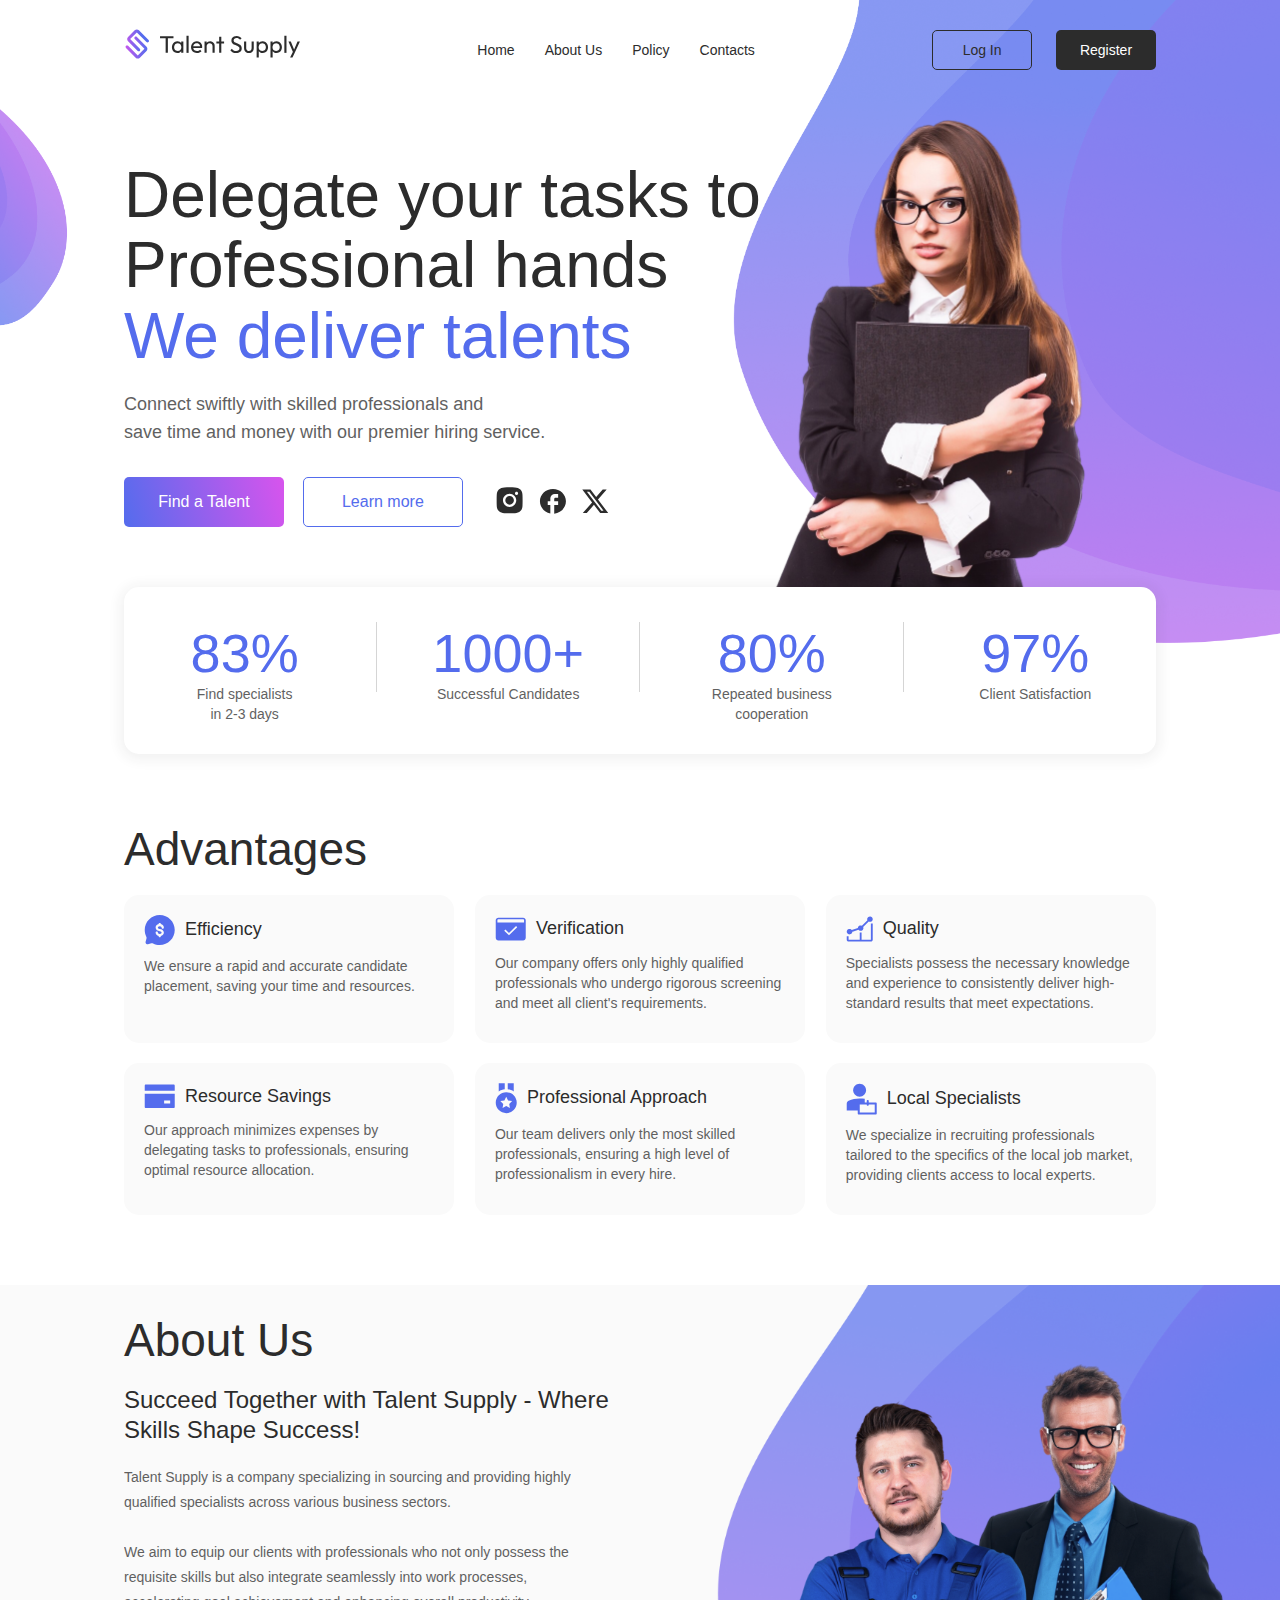
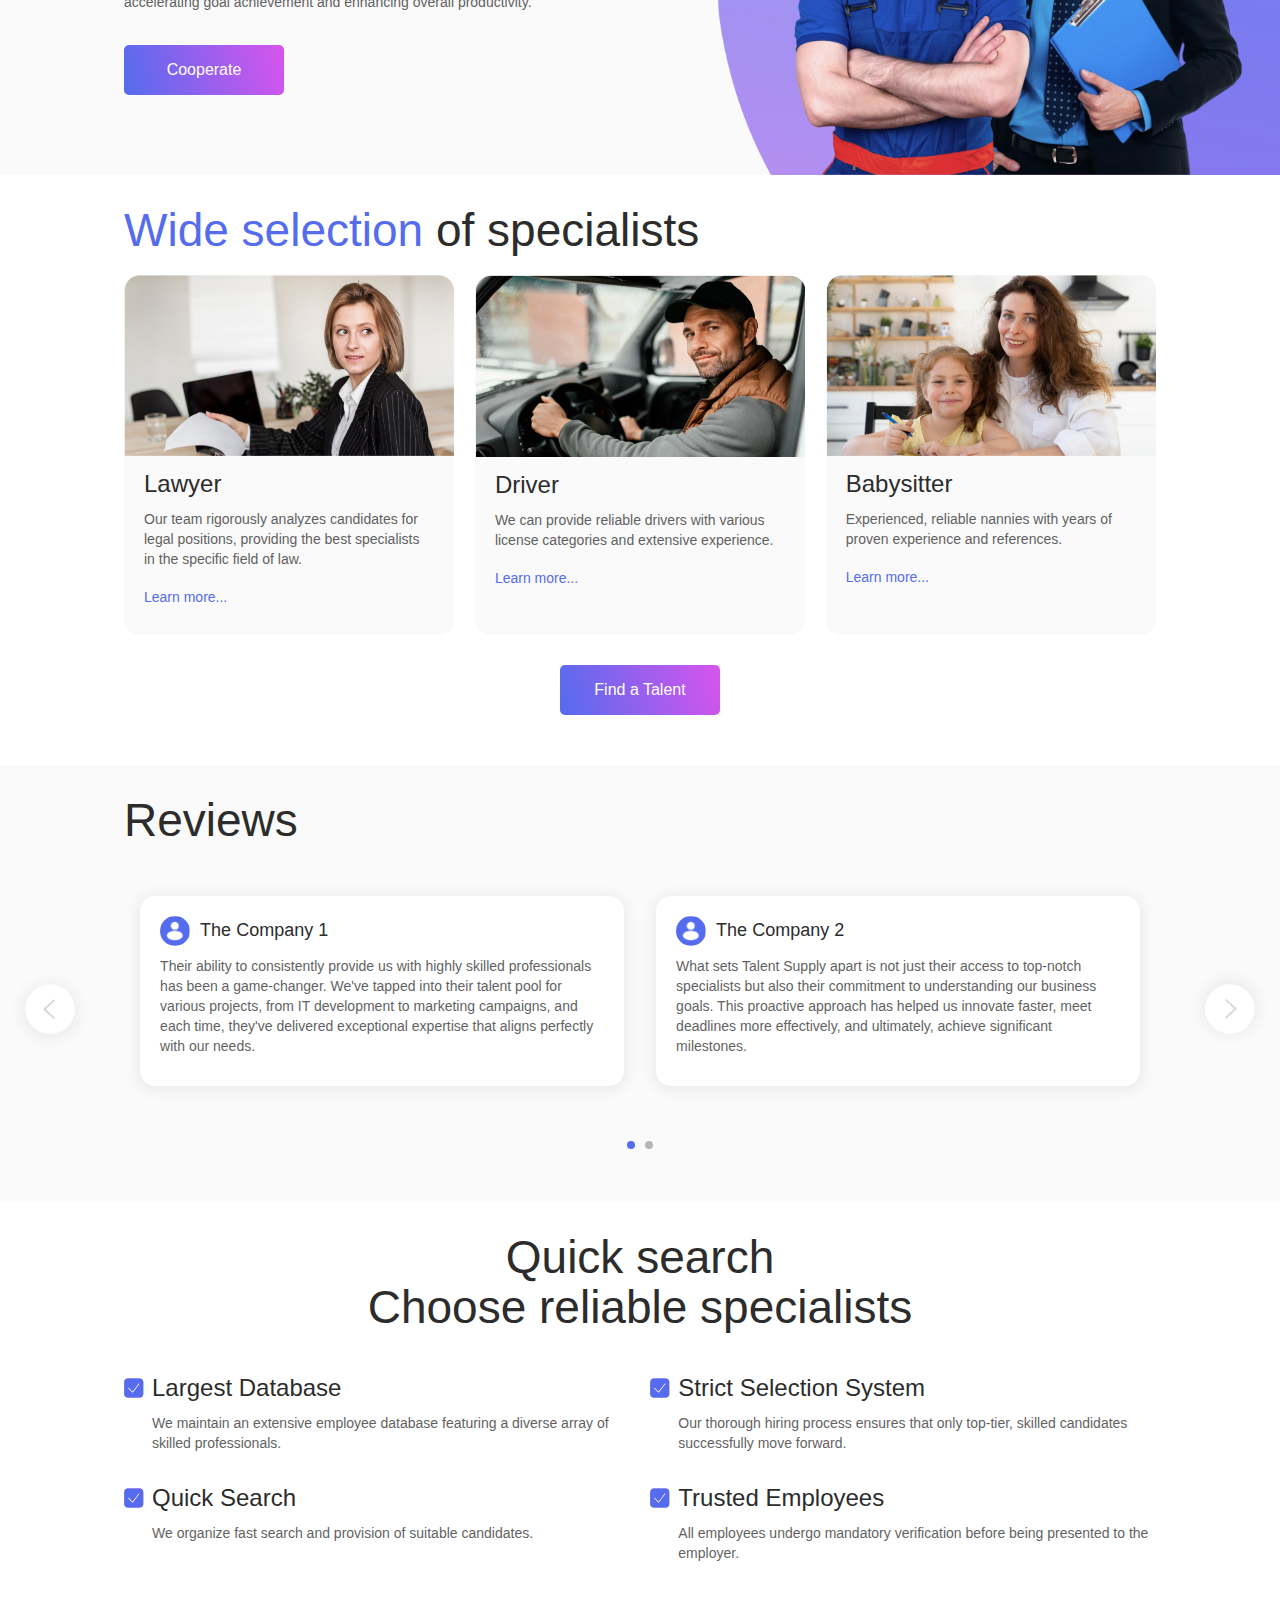
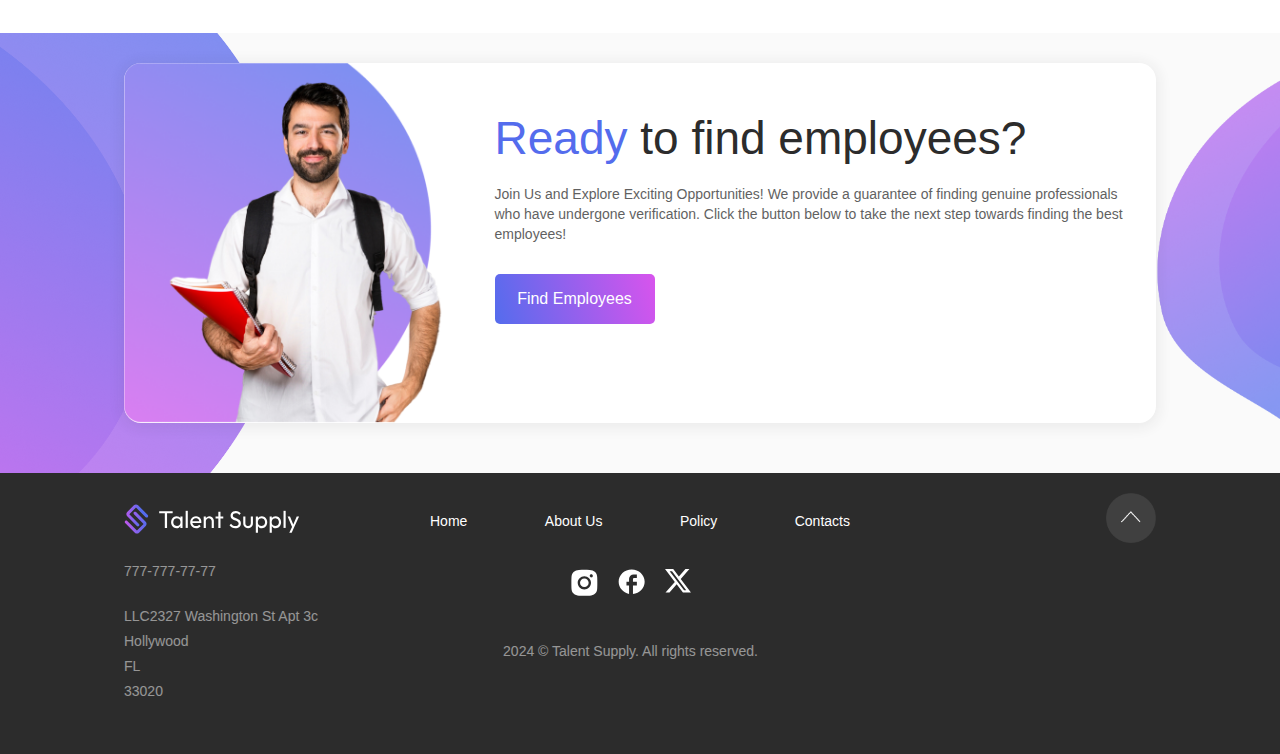
<file: index.html>
<!DOCTYPE html>
<html lang="en">
<head>
    <meta charset="UTF-8">
    <meta name="viewport" content="width=device-width, initial-scale=1.0">
    <link rel="stylesheet" href="css/main.css">
    <title>Talent Supply</title>
</head>
<body>
    <header>
        <!-- Popup loading with script(Components/Popup.js) -->
        <div class="popup popup-closed" id="popup"></div>

        <!-- Menu loading width script(Components/Menu.js) -->
        <div id="menu"></div>

        <!-- Header content -->
        <div class="header-content">

            <div class="container">

                <!-- Header content Text Content -->
                <div class="header-content__main-content">
                    <h1>Delegate your tasks to<br/>Professional hands<br/><span>We deliver talents</span></h1>
                    <h4>Connect swiftly with skilled professionals and<br/>
                        save time and money with our premier hiring service.</h4>

                    <div class="header-content__main-content__links">

                        <div class="header-content__main-content__links__buttons">
                            <button class="btn-main" onclick="popup.renderPopupRegistration()">
                                Find a Talent
                            </button>
                            <button class="btn-second" onclick="document.location='about.html';">
                                Learn more
                            </button>
                        </div>

                        <div class="header-content__main-content__links__social-media">
                            <a href="#"><img src="images/instagram.svg" alt="instagram"></a>
                            <a href="#"><img src="images/facebook.svg" alt="facebook"></a>
                            <a href="#"><img src="images/x.svg" alt="twitter"></a>
                        </div>

                    </div>

                    <!-- Header content Adittional Content -->
                    <div class="header-content__additional-content">
                        <ul class="header-content__additional-content__stats-list">
                            <li>
                                <span>83%</span>
                                <p>Find specialists<br/>in 2-3 days</p>
                            </li>
                            <div class="header-content__additional-content__stats-list__line"></div>
                            <li>
                                <span>1000+</span>
                                <p>Successful Candidates</p>
                            </li>
                            <div class="header-content__additional-content__stats-list__line"></div>
                            <li>
                                <span>80%</span>
                                <p>Repeated business<br/>cooperation</p>
                            </li>
                            <div class="header-content__additional-content__stats-list__line"></div>
                            <li>
                                <span>97%</span>
                                <p>Client Satisfaction</p>
                            </li>
                        </ul>
                        <div class="header-content__additional-content__photo">
                            <img src="images/header.png" alt="Worker">
                        </div>

                        <!-- Header content Adittional Content Mobile -->
                        <div class="header-content__additional-content__stats-list__mobile">
                            <ul>
                                <li>
                                    <span>83%</span>
                                    <p>Find specialists<br/>in 2-3 days</p>
                                </li>
                                <div class="header-content__additional-content__stats-list__line"></div>
                                <li>
                                    <span>1000+</span>
                                    <p>Successful Candidates</p>
                                </li>
                            </ul>

                            <ul>
                                <li>
                                    <span>80%</span>
                                    <p>Repeated business<br/>cooperation</p>
                                </li>
                                <div class="header-content__additional-content__stats-list__line"></div>
                                <li>
                                    <span>97%</span>
                                    <p>Client Satisfaction</p>
                                </li>
                            </ul>
                        </div>

                        
                    </div>
                </div>
            </div>

        <!-- Background-images -->
        </div>
        <div class="bg-form header__background-photo-1">
            <img src="images/bg-desk-1.png">
        </div>
        <div class="bg-form header__background-photo-2">
            <img src="images/bg-desk-2.png">
        </div>        
        <div class="bg-form header__background-photo-1__mobile">
            <img src="images/bg-mobile-1.png">
        </div>
        <div class="bg-form header__background-photo-2__mobile">
            <img src="images/bg-mobile-2.png">
        </div>  

    </header>
    <main>
        <!-- Advantages -->
        <div class="main__content-block__advantages main__content-block">
            <div class="container">
                <h2>Advantages</h2>
                <ul class="main__content-block__advantages__list">
                    <li>
                        <div>
                            <img src="images/dollar.svg">
                            <h4>Efficiency</h4>
                        </div>
                        <p>We ensure a rapid and accurate candidate placement, saving your time and resources.</p>
                    </li>
                    <li>
                        <div>
                            <img src="images/verification.svg">
                            <h4>Verification</h4>
                        </div>
                        <p>Our company offers only highly qualified professionals who undergo rigorous screening and meet all client's requirements.</p>
                    </li>
                    <li>
                        <div>
                            <img src="images/quality.svg">
                            <h4>Quality</h4>
                        </div>
                        <p>Specialists possess the necessary knowledge and experience to consistently deliver high-standard results that meet expectations.</p>
                    </li>
                    <li>
                        <div>
                            <img src="images/resource.svg">
                            <h4>Resource Savings</h4>
                        </div>
                        <p>Our approach minimizes expenses by delegating tasks to professionals, ensuring optimal resource allocation.</p>
                    </li>
                    <li>
                        <div>
                            <img src="images/professional.svg">
                            <h4>Professional Approach</h4>
                        </div>
                        <p>Our team delivers only the most skilled professionals, ensuring a high level of professionalism in every hire.</p>
                    </li>
                    <li>
                        <div>
                            <img src="images/local.svg">
                            <h4>Local Specialists</h4>
                        </div>
                        <p>We specialize in recruiting professionals tailored to the specifics of the local job market, providing clients access to local experts.</p>
                    </li>
                </ul>
            </div>
        </div>

        <!-- About Us -->
        <div class="main__content-block__about main__content-block">
            
            <div class="main__content-block__about__container container">
                <div class="main__content-block__about__items">
                    <h2>About Us</h2>
                    <h3>Succeed Together with Talent Supply - Where Skills Shape Success!</h3>
                    <p>Talent Supply is a company specializing in sourcing and providing highly qualified specialists across various business sectors.
                    <br><br>We aim to equip our clients with professionals who not only possess the requisite skills but also integrate seamlessly into work processes, accelerating goal achievement and enhancing overall productivity.</p>
                    <button onclick="popup.renderPopupRegistration()" class="btn-main">Cooperate</button>
                </div>
            </div> 

            <div class="main__content-block__about__photo">
                <img src="images/about-us.png" alt="Workers">
                <img src="images/about-us-2.png" alt="Workers">
                <img src="images/about-us-3.png" alt="Workers">
            </div>
        </div>
        <!-- Specialists -->
        <div class="main__content-block__specialists main__content-block">
            <div class="container">
                <h2><span>Wide selection</span> of specialists</h2>
                <ul class="main__content-block__specialists__list">
                    <li>
                        <img src="images/lawer.png">
                        <div>
                            <h3>Lawyer</h3>
                            <p>Our team rigorously analyzes candidates for legal positions, providing the best specialists in the specific field of law.</p>
                            <a href="#">Learn more...</a>
                        </div>
                    </li>
                    <li>
                        <img src="images/driver.png">
                        <div>
                            <h3>Driver</h3>
                            <p>We can provide reliable drivers with various license categories and extensive experience. </p>
                            <a href="#">Learn more...</a>
                        </div>
                    </li>
                    <li>
                        <img src="images/sitter.png">
                        <div>
                            <h3>Babysitter</h3>
                            <p>Experienced, reliable nannies with years of proven experience and references.</p>
                            <a href="#">Learn more...</a>
                        </div>
                    </li>
                </ul>
                <button onclick="popup.renderPopupRegistration()" class="btn-main">Find a Talent</button>
            </div>
        </div>

        <!-- Reviews -->
        <div class="main__content-block__reviews main__content-block">
            <div class="container">
                <h2>Reviews</h2>
            </div>

            <div class="slider-block">
                <img src="images/arrow.png" alt="Prev" class="slider__arrow slider__arrow-left">
                <div class="container__slider">
                    <div class="slider-wrapper">
                        <div class="slider">
                            <div class="slide">
                                <div class="review">
                                    <div class="review__info">
                                        <img src="images/avatar.jpg" alt="Avatar">
                                        <h4>The Company 1</h4>
                                    </div>
                                    <div class="review__content">
                                        <p>Their ability to consistently provide us with highly skilled professionals has been a game-changer. We've tapped into their talent pool for various projects, from IT development to marketing campaigns, and each time, they've delivered exceptional expertise that aligns perfectly with our needs.</p>
                                    </div>
                                </div>
                                <div class="review">
                                    <div class="review__info">
                                        <img src="images/avatar.jpg" alt="Avatar">
                                        <h4>The Company 2</h4>
                                    </div>
                                    <div class="review__content">
                                        <p>What sets Talent Supply apart is not just their access to top-notch specialists but also their commitment to understanding our business goals. This proactive approach has helped us innovate faster, meet deadlines more effectively, and ultimately, achieve significant milestones.</p>
                                    </div>
                                </div>
                            </div>
        
                            
                            <div class="slide">
                                <div class="review">
                                    <div class="review__info">
                                        <img src="images/avatar.jpg" alt="Avatar">
                                        <h4>The Company 3</h4>
                                    </div>
                                    <div class="review__content">
                                        <p>Cooperation with your company has brought excellent results! The specialists selected by your experts fit perfectly into our team and showed high professionalism. Thanks to you, we were able to significantly improve the quality of work and increase the efficiency of business processes.</p>
                                    </div>
                                </div>
                                <div class="review">
                                    <div class="review__info">
                                        <img src="images/avatar.jpg" alt="Avatar">
                                        <h4>The Company 4</h4>
                                    </div>
                                    <div class="review__content">
                                        <p>Working with your company was an unforgettable experience! Your approach to personnel selection is at the highest level, each candidate is carefully selected and adapted to our requirements. Thank you for your professionalism and attentive attention to our needs.</p>
                                    </div>
                                </div>
                            </div>
                        </div>
                    </div>
                    <div class="slider-block__pagination">
                        <span class="slider-block__pagination__dot active"></span>
                        <span class="slider-block__pagination__dot"></span>
                    </div>
                </div>
                <img src="images/arrow.png" alt="Next" class="slider__arrow slider__arrow-right">
            </div>
        </div>

        <!-- Pluses Block -->
        <div class="main__content-block__pluses main__content-block">
            <div class="container">
                <h2>Quick search<br>Choose reliable specialists</h2>    
                <ul class="main__content-block__pluses__list">
                    <li>
                        <div>
                            <img src="images/check-mark.svg" alt="Check mark">
                            <h3>Largest Database</h3>
                        </div>
                        <p>We maintain an extensive employee database featuring a diverse array of skilled professionals.</p>
                    </li>
                    <li>
                        <div>
                            <img src="images/check-mark.svg" alt="Check mark">
                            <h3>Strict Selection System</h3>
                        </div>
                        <p>Our thorough hiring process ensures that only top-tier, skilled candidates successfully move forward.</p>
                    </li>
                    <li>
                        <div>
                            <img src="images/check-mark.svg" alt="Check mark">
                            <h3>Quick Search</h3>
                        </div>
                        <p>We organize fast search and provision of suitable candidates.</p>
                    </li>
                    <li>
                        <div>
                            <img src="images/check-mark.svg" alt="Check mark">
                            <h3>Trusted Employees</h3>
                        </div>
                        <p>All employees undergo mandatory verification before being presented to the employer.</p>
                    </li>
                </ul>
            </div>
        </div>

        <!-- Cooperate Block -->
            <div class="main__content-block__cooperate main__content-block">
                <div class="container">
                    <div class="main__content-block__cooperate__card">
                        <img class="cooperate__image__desktop" src="images/cooperate-card.png" alt="Worker">
                        <div class="cooperate__card__info">
                            <h2><span>Ready</span> to find employees?</h2>
                            <p>Join Us and Explore Exciting Opportunities! We provide a guarantee of finding genuine professionals who have undergone verification. Click the button below to take the next step towards finding the best employees!</p>
                            <button class="btn-main" onclick="popup.renderPopupRegistration()">Find Employees</button>
                        </div>
                    </div>
                </div>
                <img class="cooperate__image__mobile" src="images/cooperate-card-mobile.png" alt="Worker">
                <div class="main__content-block__cooperate__bg"></div>
                <img class="main__content-block__cooperate__bg-1" src="images/cooperate-bg-1.png">
                <img class="main__content-block__cooperate__bg-2" src="images/cooperate-bg-2.png">
            </div>
    </main>
    <footer>
        <!-- Footer loading with script(Components/Footer.js) -->
        <div id="footer"></div>
    </footer>

    <script src="Components/Popup.js"></script>
    <script src="Components/Footer.js"></script>
    <script src="Components/Menu.js"></script>
    <script src="scripts/script.js"></script>
</body>
</html>
</file>
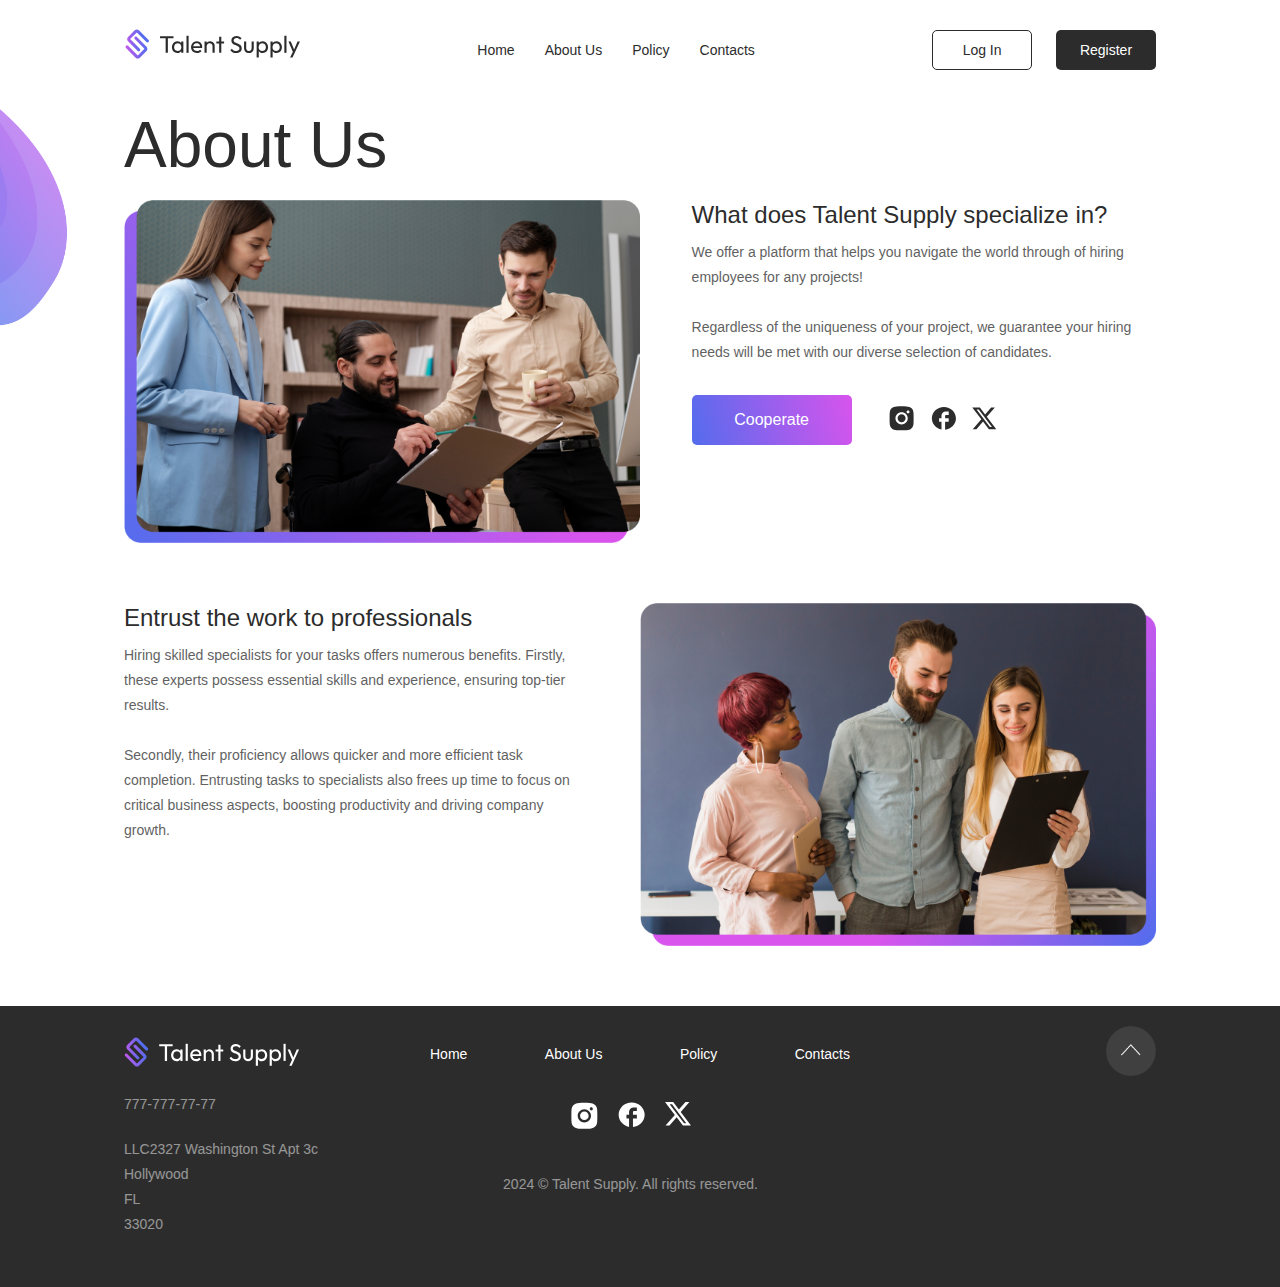
<file: about.html>
<!DOCTYPE html>
<html lang="en">
<head>
    <meta charset="UTF-8">
    <meta name="viewport" content="width=device-width, initial-scale=1.0">
    <link rel="stylesheet" href="css/main.css">
    <link rel="stylesheet" href="css/about.css">
    <title>Policy</title>
</head>
<body>
    <header>
        <!-- Popup loading with script(Components/Popup.js) -->
        <div class="popup popup-closed" id="popup"></div>

        <!-- Menu loading width script(Components/Menu.js) -->
        <div id="menu"></div>
    </header>  
    <main>
        <!-- About Us block -->
        <div class="about__content-block">
            <div class="container">
                <h1>About Us</h1>
                <div class="about__content-block__main-content">
                    <img src="images/about-block-1.png" alt="Talent Supply">
                    <div class="about__content-block__main-content__info">
                        <h3>What does Talent Supply specialize in?</h3>
                        <p>We offer a platform that helps you navigate the world  through of hiring employees for any projects!<br><br>
                            Regardless of the uniqueness of your project, we guarantee your hiring needs will be met with our diverse selection of candidates.</p>
                        <div class="about__content-block__main-content__info__buttons">
                            <button class="btn-main" onclick="popup.renderPopupRegistration()">Cooperate</button>

                            <div class="about__content__social-media">
                                <a href="#"><img src="images/instagram.svg" alt="instagram"></a>
                                <a href="#"><img src="images/facebook.svg" alt="facebook"></a>
                                <a href="#"><img src="images/x.svg" alt="twitter"></a>
                            </div>
                        </div>
                    </div>
                </div>

                <div class="about__content-block__additional-content">
                    <div class="about__content-block__additional-content__info">
                        <h3>Entrust the work to professionals</h3>
                        <p>Hiring skilled specialists for your tasks offers numerous benefits. Firstly, these experts possess essential skills and experience, ensuring top-tier results.<br><br>
                        Secondly, their proficiency allows quicker and more efficient task completion. Entrusting tasks to specialists also frees up time to focus on critical business aspects, boosting productivity and driving company growth. </p>
                    </div>
                    <img src="images/about-block-2.png" alt="Talent Supply">
                </div>

            </div>
            <!-- Background-images -->
            <div class="bg-form header__background-photo-2">
                <img src="images/bg-desk-2.png">
            </div> 
            <div class="bg-form header__background-photo-1">
                <img src="images/bg-desk-1.png">
            </div>
            <div class="bg-form header__background-photo-1__mobile">
                <img src="images/bg-mobile-1.png">
            </div>
        </div>



    </main>
    <footer>
        <!-- Popup loading with script(Components/Footer.js) -->
        <div id="footer"></div>
    </footer>

    <script src="Components/Popup.js"></script>
    <script src="Components/Footer.js"></script>
    <script src="Components/Menu.js"></script>
    <script src="scripts/script.js"></script>
</body>
</html>
</file>
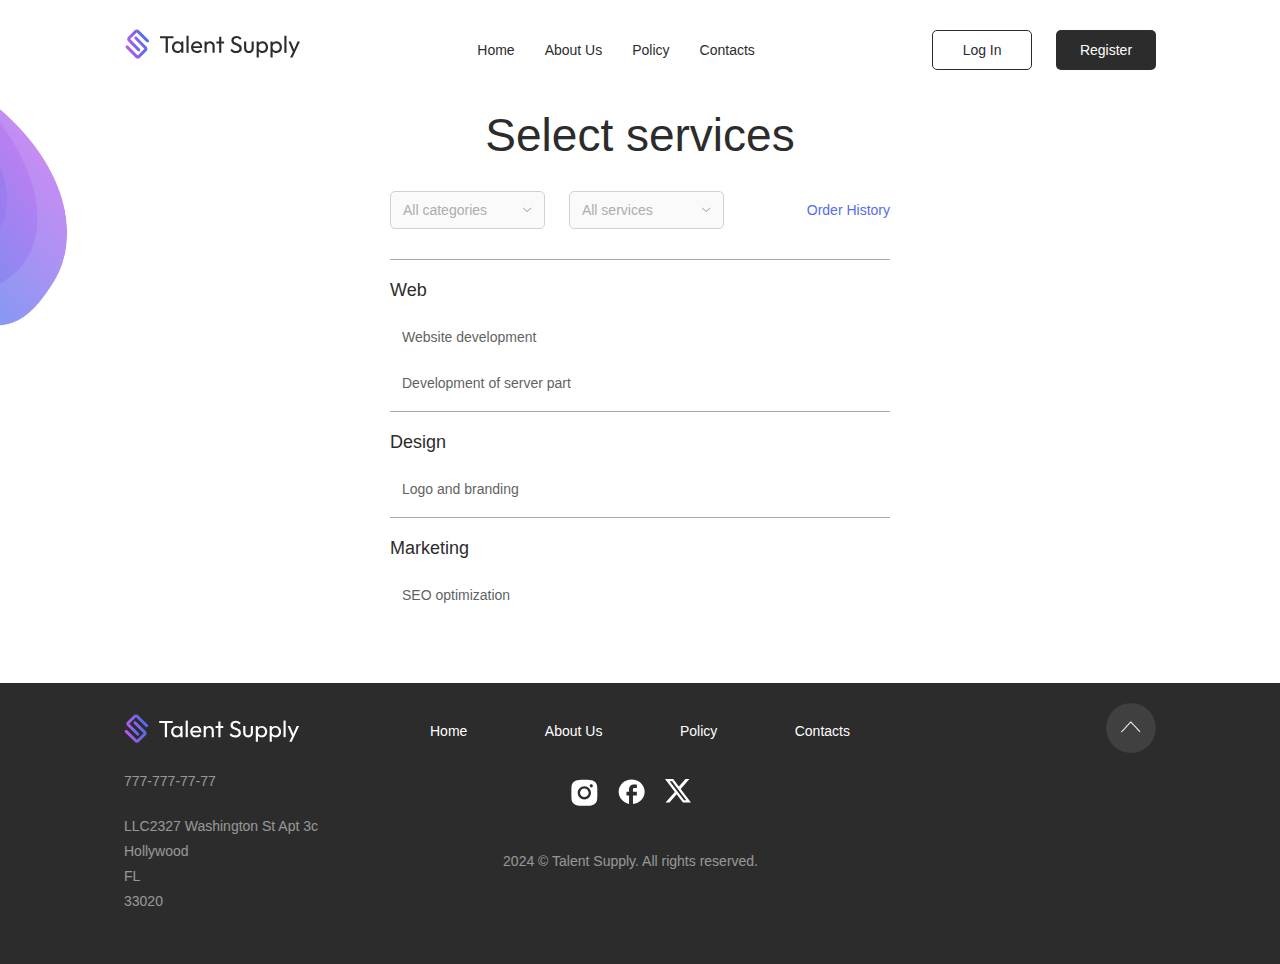
<file: cabinet.html>
<!DOCTYPE html>
<html lang="en">
<head>
    <meta charset="UTF-8">
    <meta name="viewport" content="width=device-width, initial-scale=1.0">
    <link rel="stylesheet" href="css/main.css">
    <link rel="stylesheet" href="css/cabinet.css">
    <title>Policy</title>
</head>
<body>
    <header>
        <!-- Popup loading with script(Components/Popup.js) -->
        <div class="popup popup-closed" id="popup"></div>

        <!-- Menu loading width script(Components/Menu.js) -->
        <div id="menu"></div>
    </header>  
    <main>
        <!-- Services block -->
        <div class="cabinet__content-block">
            <div class="container-services">
                <h2>Select services</h2>
                <div class="filter-buttons">
                    <div id="filterSection">
                        <select id="categoryFilter" onchange="filterServices()">
                            <option value="all">All categories</option>
    
                            <option value="web">Web-development</option>
                            <option value="design">Design</option>
                            <option value="marketing">Marketing</option>
                        </select>
                        <select id="subcategoryFilter" onchange="filterServices()">
                            <option value="all">All services</option>
    
                            <option value="frontend">Frontend</option>
                            <option value="backend">Backend</option>
                            <option value="graphic">Graphic design</option>
                            <option value="seo">SEO</option>
                        </select>
                    </div>

                    <a class="btn-history" onclick="popup.renderPopupHistory()">Order History</a>
    
                </div>
                <ul id="servicesList">
                <!-- Услуги будут добавлены здесь через JavaScript -->
                </ul>
            </div>

            <div id="orderBlock">
                <button class="btn-main">Order now</button>
            </div>

            <!-- Background-images -->
            <div class="bg-form header__background-photo-2">
                <img src="images/bg-desk-2.png">
            </div>        

        </div>


    </main>
    <footer>
        <!-- Popup loading with script(Components/Footer.js) -->
        <div id="footer"></div>
    </footer>

    
    <script src="scripts/cabinet.js"></script>
    <script src="Components/Popup.js"></script>
    <script src="Components/Footer.js"></script>
    <script src="Components/Menu.js"></script>
    <script src="scripts/script.js"></script>
</body>
</html>
</file>
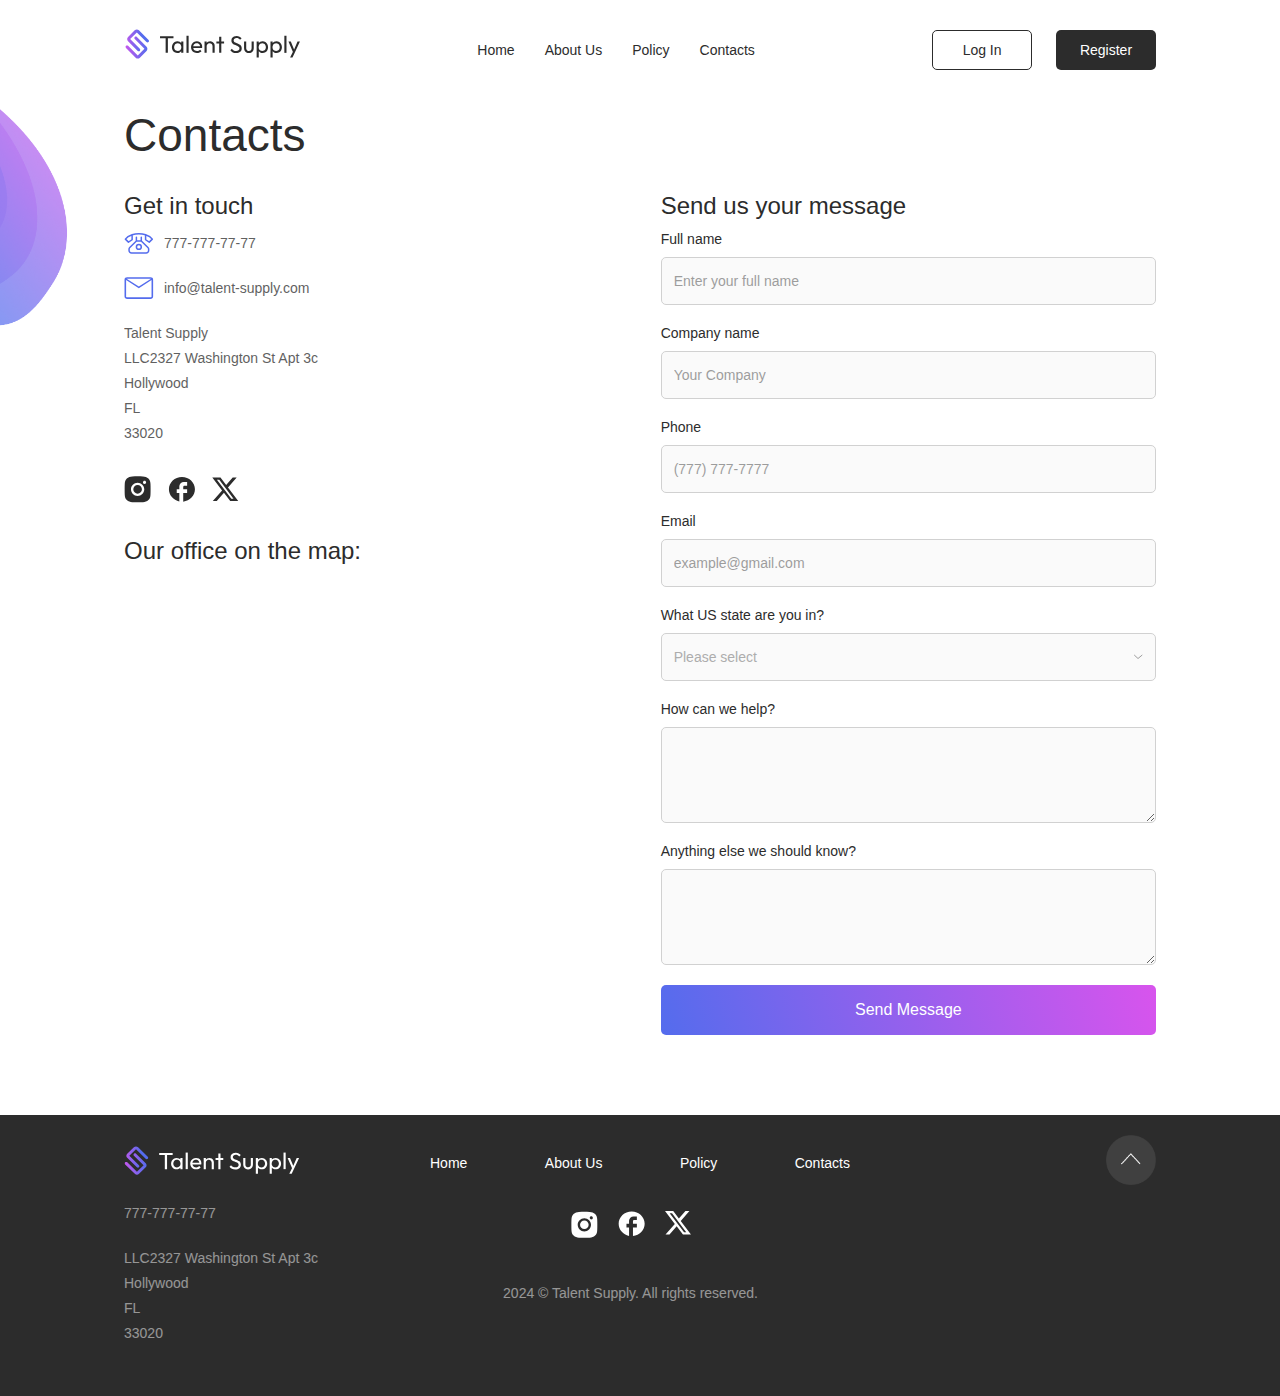
<file: contacts.html>
<!DOCTYPE html>
<html lang="en">
<head>
    <meta charset="UTF-8">
    <meta name="viewport" content="width=device-width, initial-scale=1.0">
    <link rel="stylesheet" href="css/main.css">
    <link rel="stylesheet" href="css/contacts.css">
    <title>Policy</title>
</head>
<body>
    <header>
        <!-- Popup loading with script(Components/Popup.js) -->
        <div class="popup popup-closed" id="popup"></div>

        <!-- Menu loading width script(Components/Menu.js) -->
        <div id="menu"></div>
    </header>  
    <main>
        <!-- Contacts block -->
        <div class="contacts__content-block">
            <div class="container">
                <h2>Contacts</h2>
                <div class="contacts__content-block__items">

                    <!-- Info block -->
                    <div class="contacts__content-block__company-info">
                        <div class="contacts__content-block__company-info__text-content">
                            <h3>Get in touch</h3>
    
                            <div class="company-info__text-content__line">
                                <img src="images/phone-icon.svg" alt="Phone icon">
                                <a href="#">777-777-77-77</a>
                            </div>
    
                            <div class="company-info__text-content__line">
                                <img src="images/mail-icon.svg" alt="Phone icon">
                                <a href="#">info@talent-supply.com</a>
                            </div>
    
                            <p>Talent Supply<br>
                            LLC2327 Washington St Apt 3c<br>
                            Hollywood<br>
                            FL<br>
                            33020</p>
    
                            <div class="company-info__text-content__social-media">
                                <a href="#"><img src="images/instagram.svg" alt="instagram"></a>
                                <a href="#"><img src="images/facebook.svg" alt="facebook"></a>
                                <a href="#"><img src="images/x.svg" alt="twitter"></a>
                            </div>
    
                        </div>
                        <div class="contacts__content-block__company-info__map">
                            <h3>Our office on the map:</h3>
                            <iframe src="https://www.google.com/maps/embed?pb=!1m14!1m8!1m3!1d2830.8830445807616!2d-68.7682961!3d44.8035721!3m2!1i1024!2i768!4f13.1!3m3!1m2!1s0x4cae4b4e2b6507c3%3A0xf704f4dd2c591327!2zOTcgQnJvYWR3YXksIEJhbmdvciwgTUUgMDQ0MDEsINCh0KjQkA!5e0!3m2!1sru!2sru!4v1720042355038!5m2!1sru!2sru" width="600" height="450" style="border:0;" allowfullscreen="" loading="lazy" referrerpolicy="no-referrer-when-downgrade"></iframe>
                        </div>
                    </div>

                    <!-- Form block -->
                    <div class="contacts__content-block__content-form">
                        <h3>Send us your message</h3>

                        <div class="contacts__content-block__content-form__form">
                            <form>
                                <label>Full name</label>
                                <input type="text" placeholder="Enter your full name"/>

                                <label>Company name</label>
                                <input type="text" placeholder="Your Company"/>

                                <label>Phone</label>
                                <input type="text" placeholder="(777) 777-7777"/>

                                <label>Email</label>
                                <input type="email" placeholder="example@gmail.com"/>

                                <label>What US state are you in?</label>
                                <select value="Please select" name="" id="">
                                    <img src="images/arrow-select.svg" class="select-arrow"></img>
                                    <option value="" disabled selected>Please select</option>
                                    <option value="1">New York</option>
                                    <option value="2">Texas</option>
                                    <option value="3">Florida</option>
                                </select>

                                <label>How can we help?</label>
                                <textarea rows="4" name="" id=""></textarea>

                                <label>Anything else we should know?</label>
                                <textarea rows="4" name="" id=""></textarea>

                                <input type="submit" class="btn-main" value="Send Message">

                            </form>

                        </div>
                    </div>

                </div>

            </div>

            <!-- Background-images -->
            <div class="bg-form header__background-photo-2">
                <img src="images/bg-desk-2.png">
            </div> 
            <div class="bg-form header__background-photo-1">
                <img src="images/bg-desk-1.png">
            </div>
            <div class="bg-form header__background-photo-1__mobile">
                <img src="images/bg-mobile-1.png">
            </div>

        </div>
    </main>
    <footer>
        <!-- Popup loading with script(Components/Footer.js) -->
        <div id="footer"></div>
    </footer>

    <script src="Components/Popup.js"></script>
    <script src="Components/Footer.js"></script>
    <script src="Components/Menu.js"></script>
    <script src="scripts/script.js"></script>
</body>
</html>
</file>
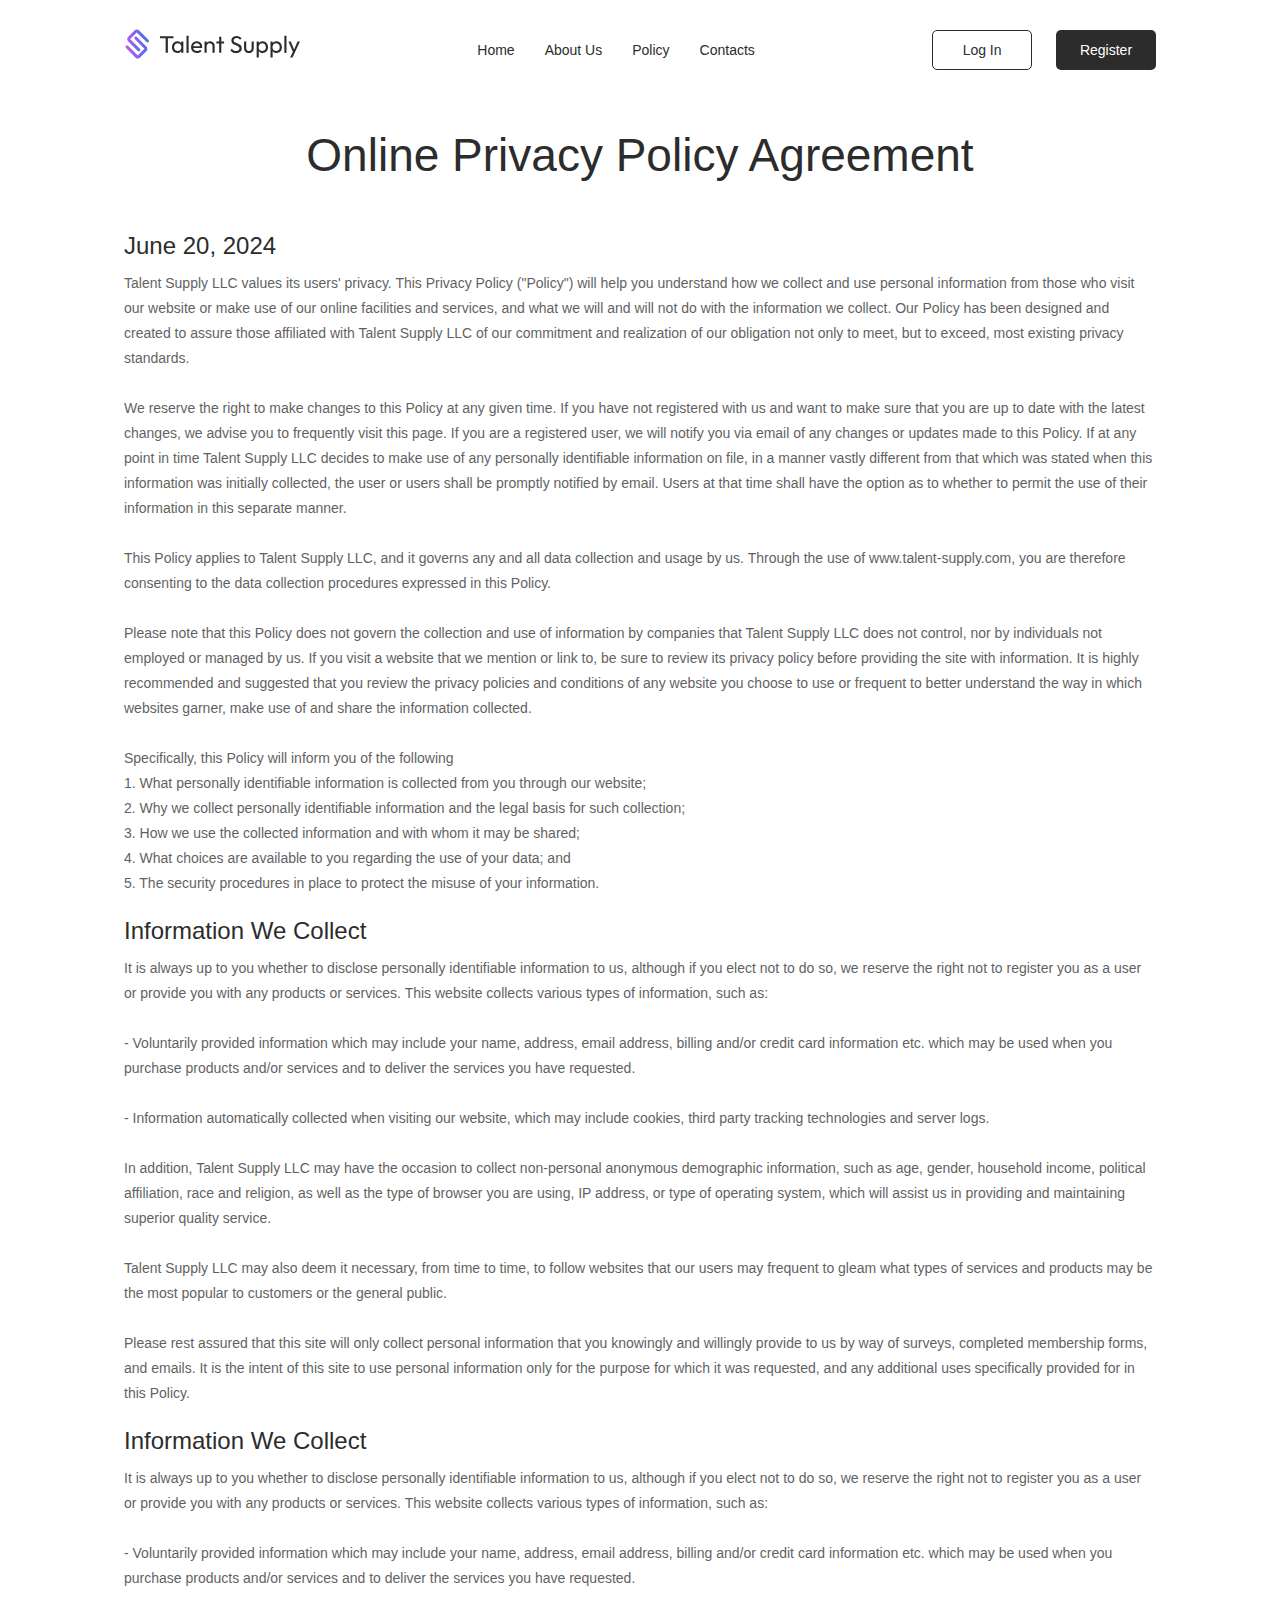
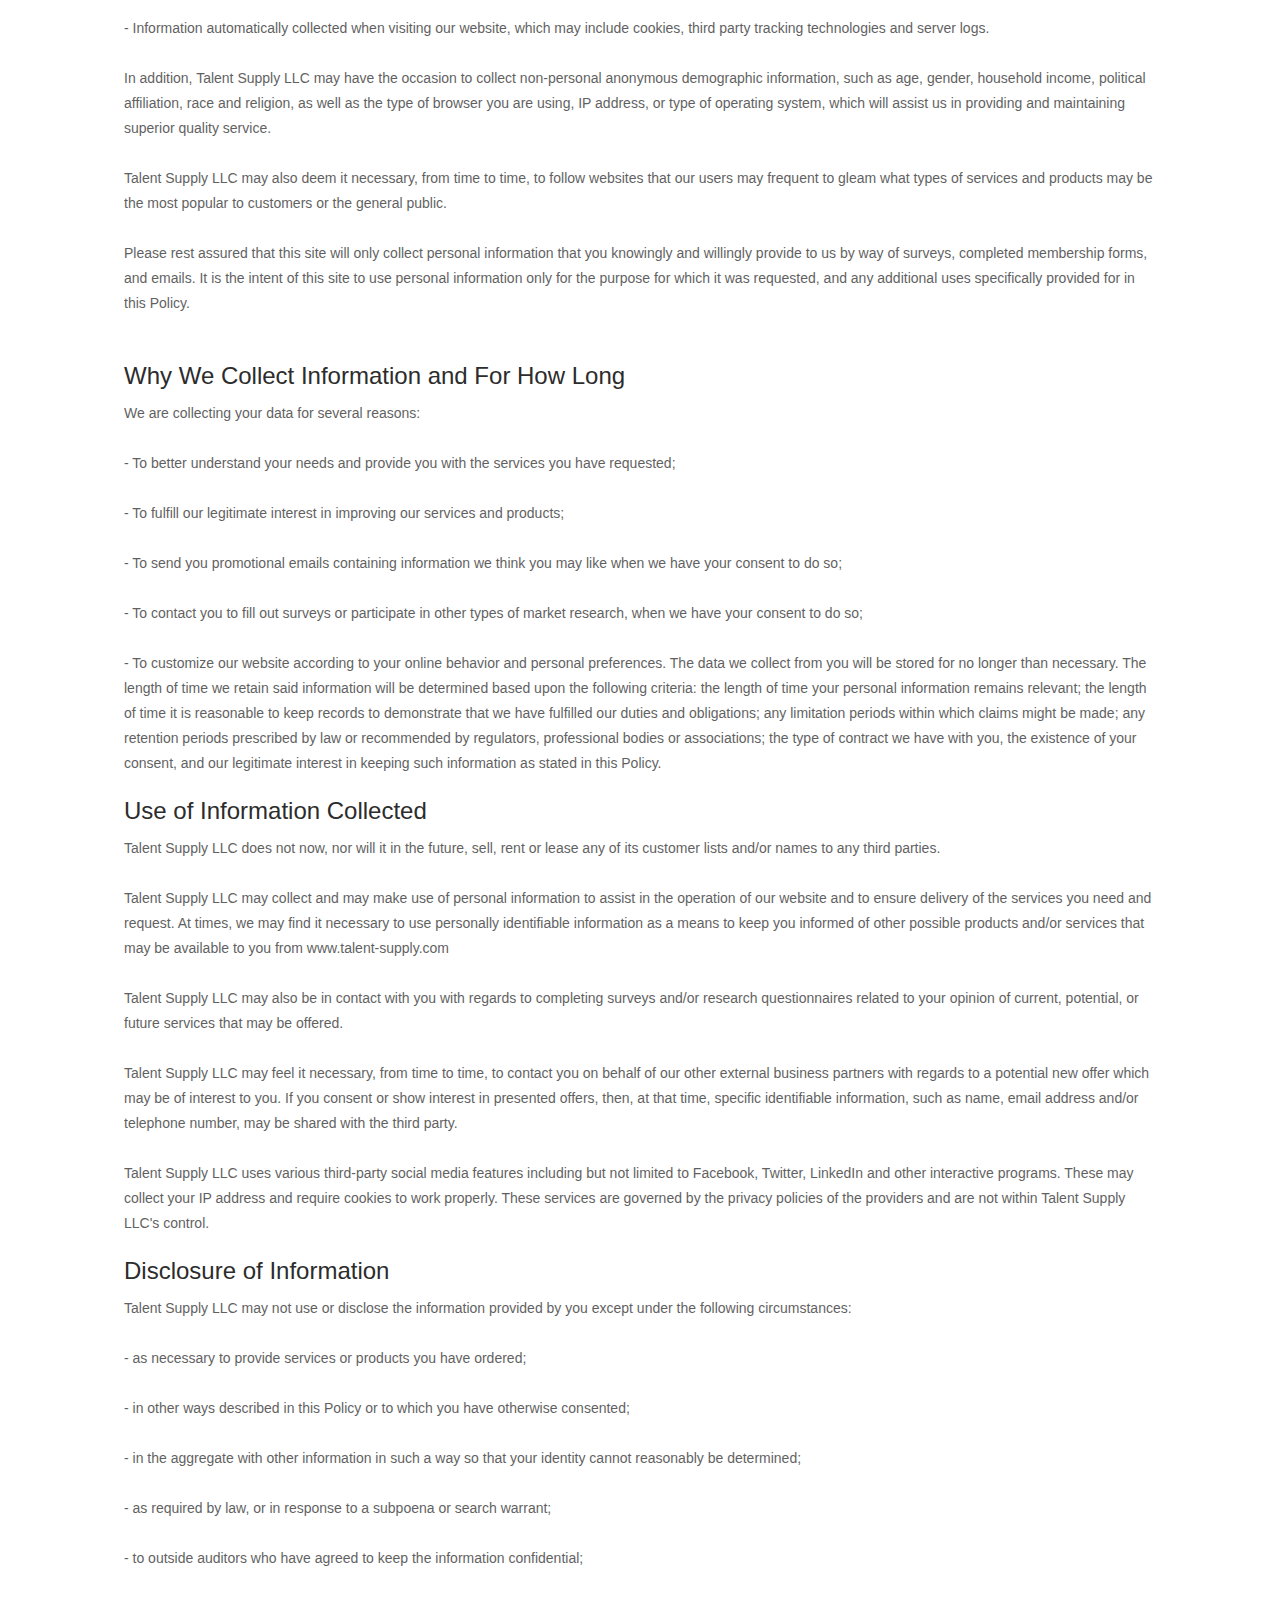
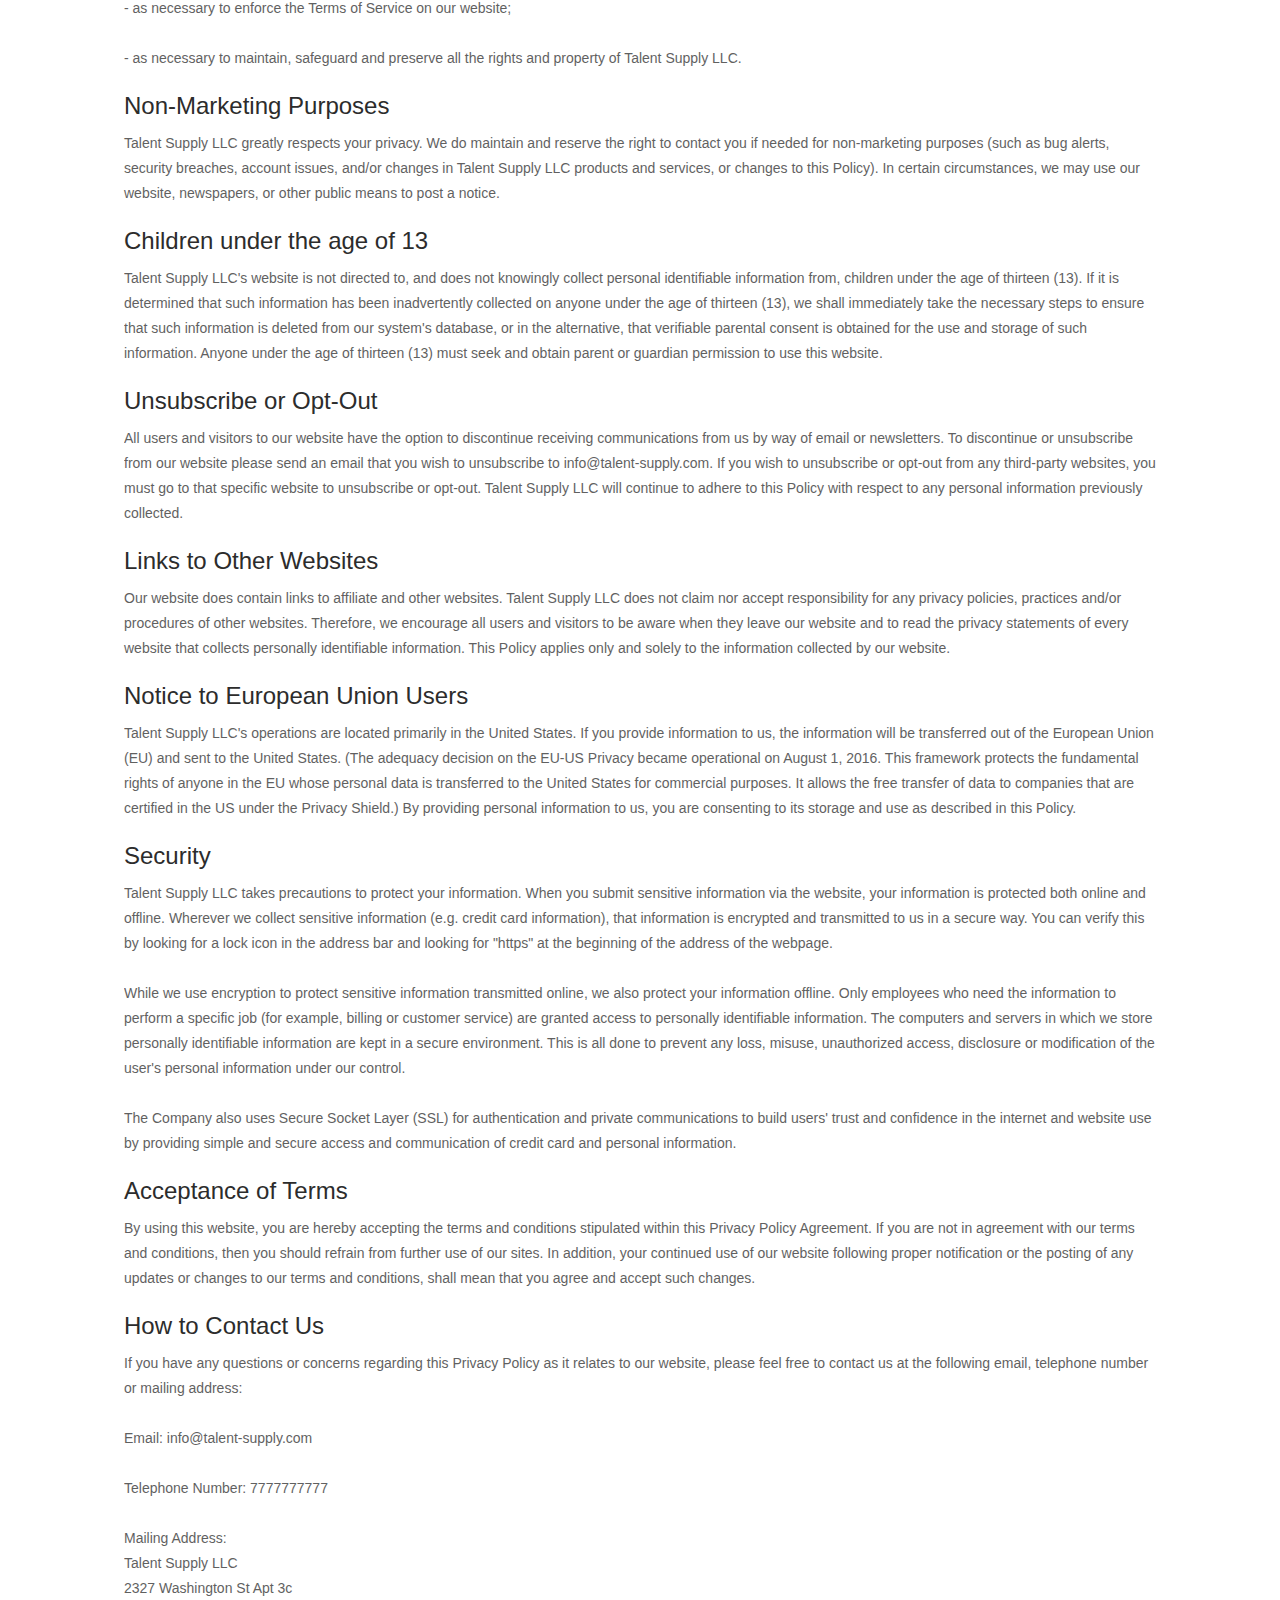
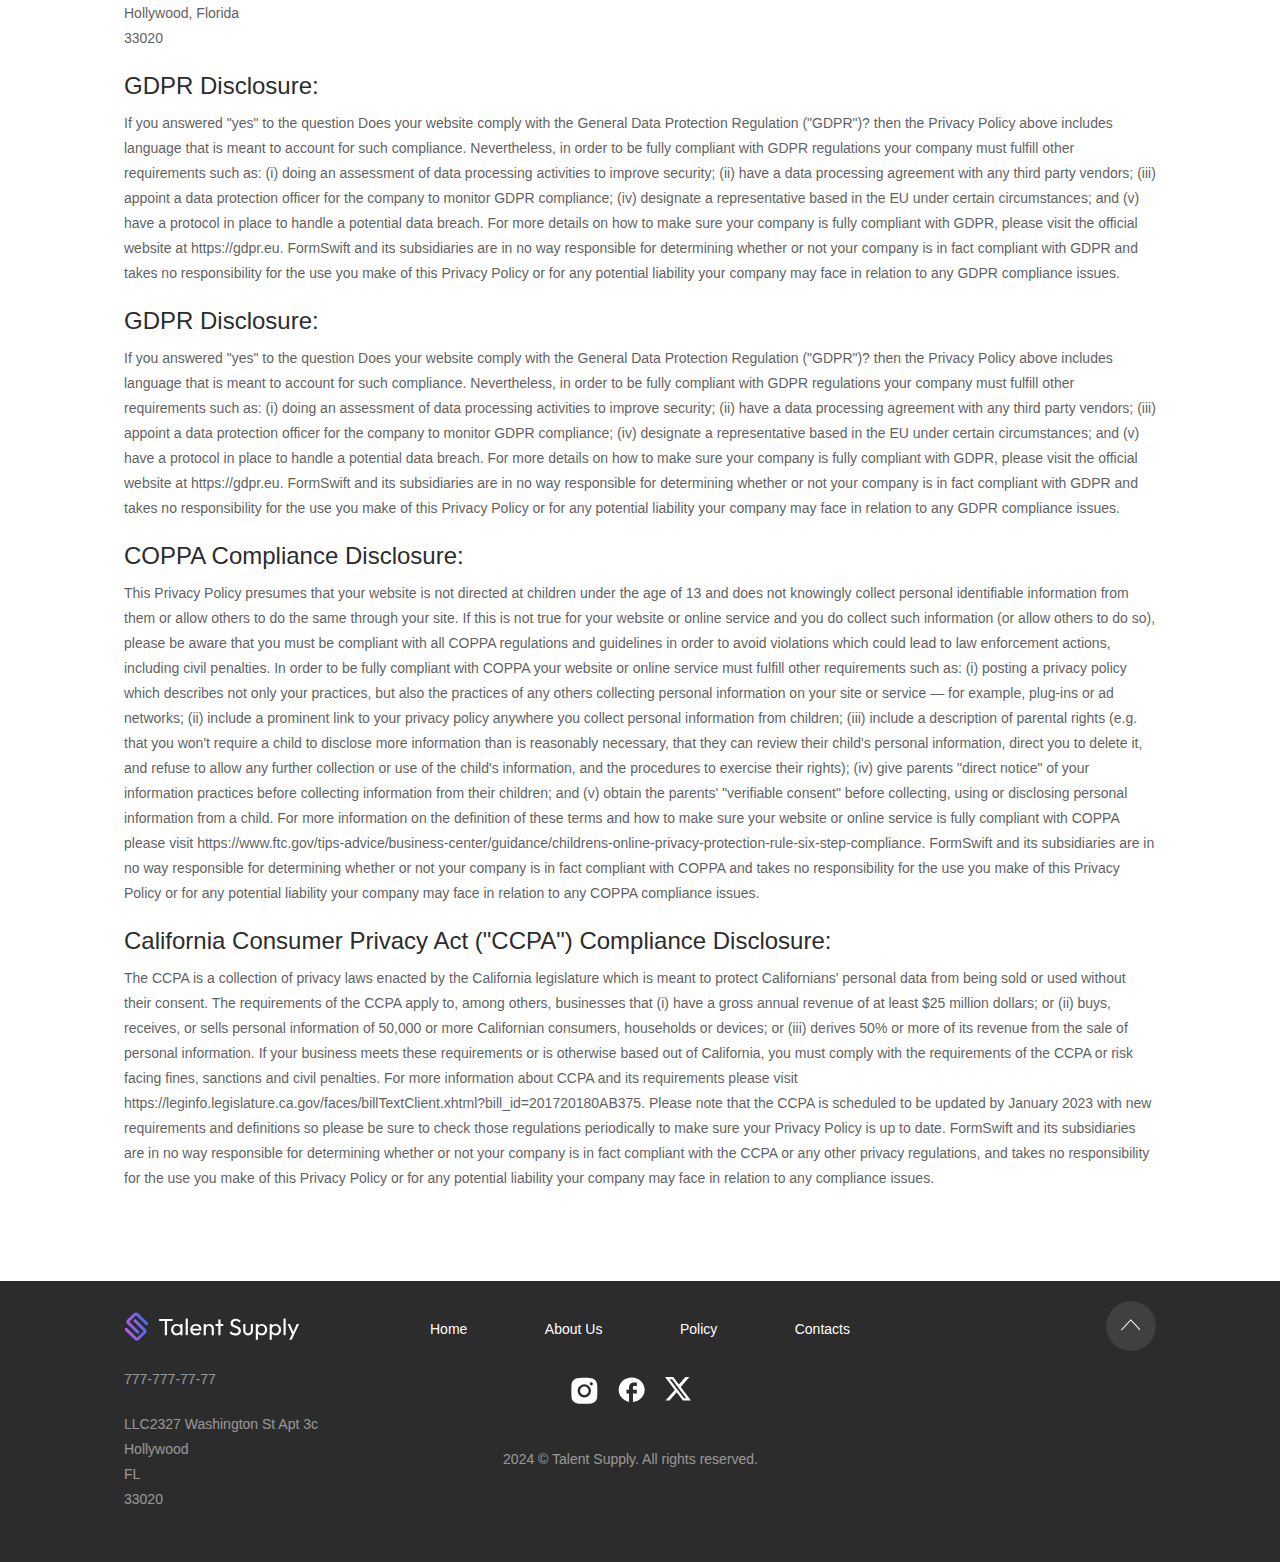
<file: policy.html>
<!DOCTYPE html>
<html lang="en">
<head>
    <meta charset="UTF-8">
    <meta name="viewport" content="width=device-width, initial-scale=1.0">
    <link rel="stylesheet" href="css/main.css">
    <link rel="stylesheet" href="css/policy.css">
    <title>Policy</title>
</head>
<body>
    <header>
        <!-- Popup loading with script(Components/Popup.js) -->
        <div class="popup popup-closed" id="popup"></div>

        <!-- Menu loading width script(Components/Menu.js) -->
        <div id="menu"></div>
    </header>  
    <main>
        <!-- Policy block -->
        <div class="policy__content-block">
            <div class="container">
                <h2>Online Privacy Policy Agreement</h2>
                <h3>June 20, 2024</h3>
                <p>Talent Supply LLC values its users' privacy. This Privacy Policy ("Policy") will help you understand how we collect and use personal information from those who visit our website or make use of our online facilities and services, and what we will and will not do with the information we collect. Our Policy has been designed and created to assure those affiliated with Talent Supply LLC of our commitment and realization of our obligation not only to meet, but to exceed, most existing privacy standards.<br><br>

                    We reserve the right to make changes to this Policy at any given time. If you have not registered with us and want to make sure that you are up to date with the latest changes, we advise you to frequently visit this page. If you are a registered user, we will notify you via email of any changes or updates made to this Policy. If at any point in time Talent Supply LLC decides to make use of any personally identifiable information on file, in a manner vastly different from that which was stated when this information was initially collected, the user or users shall be promptly notified by email. Users at that time shall have the option as to
                    whether to permit the use of their information in this separate manner.<br><br>
                    
                    This Policy applies to Talent Supply LLC, and it governs any and all data collection and usage by us. Through the use of www.talent-supply.com, you are therefore consenting to the data collection procedures expressed in this Policy.<br><br>
                    
                    Please note that this Policy does not govern the collection and use of information by companies that Talent Supply LLC does not control, nor by individuals not employed or managed by us. If you visit a website that we mention or link to, be sure to review its privacy policy before providing the site with information. It is highly recommended and suggested that you review the privacy policies and conditions of any website you choose to use or frequent to better understand the way in which websites garner, make use of and share the information collected.<br><br>
                    
                    Specifically, this Policy will inform you of the following<br>
                    1. What personally identifiable information is collected from you through our website;<br>
                    2. Why we collect personally identifiable information and the legal basis for such collection;<br>
                    3. How we use the collected information and with whom it may be shared;<br>
                    4. What choices are available to you regarding the use of your data; and<br>
                    5. The security procedures in place to protect the misuse of your information.</p>

                <h3>Information We Collect</h3>
                <p>It is always up to you whether to disclose personally identifiable information to us, although if you elect not to do so, we reserve the right not to register you as a user or provide you with any products or services. This website collects various types of information, such as:<br><br>
                    
                    - Voluntarily provided information which may include your name, address, email address, billing and/or credit card information etc. which may be used when you purchase products and/or services and to deliver the services you have requested.<br><br>
                    
                    - Information automatically collected when visiting our website, which may include cookies, third party tracking technologies and server logs.<br><br>
                    
                    In addition, Talent Supply LLC may have the occasion to collect non-personal anonymous demographic information, such as age, gender, household income, political affiliation, race and religion, as well as the type of browser you are using, IP address, or type of operating system, which will assist us in providing and maintaining superior quality service.<br><br>
                    
                    Talent Supply LLC may also deem it necessary, from time to time, to follow websites that our users may frequent to gleam what types of services and products may be the most popular to customers or the general public.<br><br>
                    
                    Please rest assured that this site will only collect personal information that you knowingly and willingly provide to us by way of surveys, completed membership forms, and emails. It is the intent of this site to use personal information only for the purpose for which it was requested, and any additional uses specifically provided for in this Policy.</p>

                <h3>Information We Collect</h3>

                <p>
                    It is always up to you whether to disclose personally identifiable information to us, although if you elect not to do so, we reserve the right not to register you as a user or provide you with any products or services. This website collects various types of information, such as:<br><br>

- Voluntarily provided information which may include your name, address, email address, billing and/or credit card information etc. which may be used when you purchase products and/or services and to deliver the services you have requested.<br><br>

- Information automatically collected when visiting our website, which may include cookies, third party tracking technologies and server logs.<br><br>

In addition, Talent Supply LLC may have the occasion to collect non-personal anonymous demographic information, such as age, gender, household income, political affiliation, race and religion, as well as the type of browser you are using, IP address, or type of operating system, which will assist us in providing and maintaining superior quality service.<br><br>

Talent Supply LLC may also deem it necessary, from time to time, to follow websites that our users may frequent to gleam what types of services and products may be the most popular to customers or the general public.<br><br>

Please rest assured that this site will only collect personal information that you knowingly and willingly provide to us by way of surveys, completed membership forms, and emails. It is the intent of this site to use personal information only for the purpose for which it was requested, and any additional uses specifically provided for in this Policy.<br><br>
                </p>

                <h3>Why We Collect Information and For How Long</h3>
                <p>We are collecting your data for several reasons:<br><br>

                    - To better understand your needs and provide you with the services you have requested;<br><br>
                    
                    - To fulfill our legitimate interest in improving our services and products;<br><br>
                    
                    - To send you promotional emails containing information we think you may like when we have your consent to do so;<br><br>
                    
                    - To contact you to fill out surveys or participate in other types of market research, when we have your consent to do so;<br><br>
                    
                    - To customize our website according to your online behavior and personal preferences. The data we collect from you will be stored for no longer than necessary. The length of time we retain said information will be determined based upon the following criteria: the length of time your personal information remains relevant; the length of time it is reasonable to keep records to demonstrate that we have fulfilled our duties and obligations; any limitation periods within which claims might be made; any retention periods prescribed by law or recommended by regulators, professional bodies or associations; the type of contract we have with you, the
                    existence of your consent, and our legitimate interest in keeping such information as stated in this Policy.</p>
                
                <h3>Use of Information Collected</h3>
                <p>
                    Talent Supply LLC does not now, nor will it in the future, sell, rent or lease any of its customer lists and/or names to any third parties.<br><br>

Talent Supply LLC may collect and may make use of personal information to assist in the operation of our website and to ensure delivery of the services you need and request. At times, we may find it necessary to use personally identifiable information as a means to keep you informed of other possible products and/or services that may be available to you from www.talent-supply.com<br><br>

Talent Supply LLC may also be in contact with you with regards to completing surveys and/or research questionnaires related to your opinion of current, potential, or future services that may be offered.<br><br>

Talent Supply LLC may feel it necessary, from time to time, to contact you on behalf of our other external business partners with regards to a potential new offer which may be of interest to you. If you consent or show interest in presented offers, then, at that time, specific identifiable information, such as name, email address and/or telephone number, may be shared with the third party.<br><br>

Talent Supply LLC uses various third-party social media features including but not limited to Facebook, Twitter, LinkedIn and other interactive programs. These may collect your IP address and require cookies to work properly. These services are governed by the privacy policies of the providers and are not within Talent Supply LLC's control.
                </p>
                    <h3>Disclosure of Information</h3>
                    <p>Talent Supply LLC may not use or disclose the information provided by you except under the following circumstances:<br><br>

                        - as necessary to provide services or products you have ordered;<br><br>
                        
                        - in other ways described in this Policy or to which you have otherwise consented;<br><br>
                        
                        - in the aggregate with other information in such a way so that your identity cannot
                        reasonably be determined;<br><br>
                        
                        - as required by law, or in response to a subpoena or search warrant;<br><br>
                        
                        - to outside auditors who have agreed to keep the information confidential;<br><br>
                        
                        - as necessary to enforce the Terms of Service on our website;<br><br>
                        
                        - as necessary to maintain, safeguard and preserve all the rights and property of Talent Supply LLC.</p>
                    <h3>Non-Marketing Purposes</h3>
                    <p>Talent Supply LLC greatly respects your privacy. We do maintain and reserve the right to contact you if needed for non-marketing purposes (such as bug alerts, security breaches, account issues, and/or changes in Talent Supply LLC products and services, or changes to this Policy). In certain circumstances, we may use our website, newspapers, or other public means to post a notice.</p>

                    <h3>Children under the age of 13</h3>
                    <p>Talent Supply LLC's website is not directed to, and does not knowingly collect personal identifiable information from, children under the age of thirteen (13). If it is determined that such information has been inadvertently collected on anyone under the age of thirteen (13), we shall immediately take the necessary steps to ensure that such information is deleted from our system's database, or in the alternative, that verifiable parental consent is obtained for the use and storage of such information. Anyone under the age of thirteen (13) must seek and obtain parent or guardian permission to use this website.</p>

                    <h3>Unsubscribe or Opt-Out</h3>
                    <p>All users and visitors to our website have the option to discontinue receiving communications from us by way of email or newsletters. To discontinue or unsubscribe from our website please send an email that you wish to unsubscribe to info@talent-supply.com. If you wish to unsubscribe or opt-out from any third-party websites, you must go to that specific website to unsubscribe or opt-out. Talent Supply LLC will continue to adhere to this Policy with respect to any personal information previously collected.</p>

                    <h3>Links to Other Websites</h3>
                    <p>Our website does contain links to affiliate and other websites. Talent Supply LLC does not claim nor accept responsibility for any privacy policies, practices and/or procedures of other websites. Therefore, we encourage all users and visitors to be aware when they leave our website and to read the privacy statements of every website that collects personally identifiable information. This Policy applies only and solely to the information collected by our website.</p>

                    <h3>Notice to European Union Users</h3>
                    <p>Talent Supply LLC's operations are located primarily in the United States. If you provide information to us, the information will be transferred out of the European Union (EU) and sent to the United States. (The adequacy decision on the EU-US Privacy became operational on August 1, 2016. This framework protects the fundamental rights of anyone in the EU whose personal data is transferred to the United States for commercial purposes. It allows the free transfer of data to companies that are certified in the US under the Privacy Shield.) By providing personal information to us, you are consenting to its storage and use as described in this Policy.</p>

                    <h3>Security</h3>
                    <p>Talent Supply LLC takes precautions to protect your information. When you submit sensitive information via the website, your information is protected both online and offline. Wherever we collect sensitive information (e.g. credit card information), that information is encrypted and transmitted to us in a secure way. You can verify this by looking for a lock icon in the address bar and looking for "https" at the beginning of the address of the webpage.<br><br>

                        While we use encryption to protect sensitive information transmitted online, we also protect your information offline. Only employees who need the information to perform a specific job (for example, billing or customer service) are granted access to personally identifiable information. The computers and servers in which we store personally identifiable information are kept in a secure environment. This is all done to prevent any loss, misuse, unauthorized access, disclosure or modification of the user's personal information under our control.<br><br>
                        
                        The Company also uses Secure Socket Layer (SSL) for authentication and private communications to build users' trust and confidence in the internet and website use by providing simple and secure access and communication of credit card and personal information.</p>
                    
                    <h3>Acceptance of Terms</h3>
                    <p>By using this website, you are hereby accepting the terms and conditions stipulated within this Privacy Policy Agreement. If you are not in agreement with our terms and conditions, then you should refrain from further use of our sites. In addition, your continued use of our website following proper notification or the posting of any updates or changes to our terms and conditions, shall mean that you agree and accept such changes.</p>

                    <h3>How to Contact Us</h3>
                    <p>If you have any questions or concerns regarding this Privacy Policy as it relates to our website, please feel free to contact us at the following email, telephone number or mailing address:<br><br>

                        Email: info@talent-supply.com<br><br>
                        
                        Telephone Number: 7777777777<br><br>
                        
                        Mailing Address:<br>
                        Talent Supply LLC<br>
                        2327 Washington St Apt 3c<br>
                        Hollywood, Florida<br>
                        33020</p>

                    <h3>GDPR Disclosure:</h3>
                    <p>If you answered "yes" to the question Does your website comply with the General Data Protection Regulation
                        ("GDPR")? then the Privacy Policy above includes language that is meant to account for such compliance.
                        Nevertheless, in order to be fully compliant with GDPR regulations your company must fulfill other requirements such as: (i) doing an assessment of data processing activities to improve security; (ii) have a data processing agreement with any third party vendors; (iii) appoint a data protection officer for the company to monitor GDPR compliance; (iv) designate a representative based in the EU under certain circumstances; and (v) have a protocol in place to handle a potential data breach. For more details on how to make sure your company is fully compliant with GDPR, please visit the official website at https://gdpr.eu. FormSwift and its subsidiaries are in no way responsible for determining whether or not your company is in fact compliant with GDPR and takes no responsibility for the use you make of this Privacy Policy or for any potential liability your company may face in
                        relation to any GDPR compliance issues. </p>

                    <h3>GDPR Disclosure:</h3>
                    <p>If you answered "yes" to the question Does your website comply with the General Data Protection Regulation
                        ("GDPR")? then the Privacy Policy above includes language that is meant to account for such compliance.
                        Nevertheless, in order to be fully compliant with GDPR regulations your company must fulfill other requirements such as: (i) doing an assessment of data processing activities to improve security; (ii) have a data processing agreement with any third party vendors; (iii) appoint a data protection officer for the company to monitor GDPR compliance; (iv) designate a representative based in the EU under certain circumstances; and (v) have a protocol in place to handle a potential data breach. For more details on how to make sure your company is fully compliant with GDPR, please visit the official website at https://gdpr.eu. FormSwift and its subsidiaries are in no way responsible for determining whether or not your company is in fact compliant with GDPR and takes no responsibility for the use you make of this Privacy Policy or for any potential liability your company may face in
                        relation to any GDPR compliance issues. </p>

                    <h3>COPPA Compliance Disclosure:</h3>
                    <p>This Privacy Policy presumes that your website is not directed at children under the age of 13 and does not
                        knowingly collect personal identifiable information from them or allow others to do the same through your site. If this is not true for your website or online service and you do collect such information (or allow others to do so), please be aware that you must be compliant with all COPPA regulations and guidelines in order to avoid
                        violations which could lead to law enforcement actions, including civil penalties. In order to be fully compliant with COPPA your website or online service must fulfill other requirements such as: (i) posting a privacy policy which describes not only your practices, but also the practices of any others collecting personal information on your site or service — for example, plug-ins or ad networks; (ii) include a prominent link to your privacy policy anywhere you collect personal information from children; (iii) include a description of parental rights (e.g. that you won't require a child to disclose more information than is reasonably necessary, that they can review their child's personal information, direct you to delete it, and refuse to allow any further collection or use of the child's information, and the procedures to exercise their rights); (iv) give parents "direct notice" of your information practices before collecting information from their children; and (v) obtain the parents'
                        "verifiable consent" before collecting, using or disclosing personal information from a child. For more
                        information on the definition of these terms and how to make sure your website or online service is fully
                        compliant with COPPA please visit https://www.ftc.gov/tips-advice/business-center/guidance/childrens-online-privacy-protection-rule-six-step-compliance. FormSwift and its subsidiaries are in no way responsible for determining whether or not your company is in fact compliant with COPPA and takes no responsibility for the use you make of this Privacy Policy or for any potential liability your company may face in relation to any
                        COPPA compliance issues.</p>

                    <h3>California Consumer Privacy Act ("CCPA") Compliance Disclosure:</h3>
                    <p>The CCPA is a collection of privacy laws enacted by the California legislature which is meant to protect Californians' personal data from being sold or used without their consent. The requirements of the CCPA apply to, among others, businesses that (i) have a gross annual revenue of at least $25 million dollars; or (ii) buys, receives, or sells personal information of 50,000 or more Californian consumers, households or devices; or (iii) derives 50% or more of its revenue from the sale of personal information. If your business meets these requirements or is otherwise based out of California, you must comply with the requirements of the CCPA or risk facing fines, sanctions and civil penalties. For more information about CCPA and its requirements please visit https://leginfo.legislature.ca.gov/faces/billTextClient.xhtml?bill_id=201720180AB375. Please note that the CCPA is scheduled to be updated by January 2023 with new requirements and definitions so please be sure to check those regulations periodically to make sure your Privacy Policy is up to date. FormSwift and its subsidiaries are in no way responsible for determining whether or not your company is in fact compliant with the CCPA or any other privacy regulations, and takes no responsibility for the use you make of this Privacy Policy or for any potential liability your company may face in relation to any compliance issues.</p>
                    
            </div>
        </div>
    </main>









    
    <footer>
        <!-- Popup loading with script(Components/Footer.js) -->
        <div id="footer"></div>
    </footer>

    <script src="Components/Popup.js"></script>
    <script src="Components/Footer.js"></script>
    <script src="Components/Menu.js"></script>
    <script src="scripts/script.js"></script>
</body>
</html>
</file>
<file: css/main.css>
/* Root styles */
:root{
    --color-white: #FFFFFF;
    --color-dark: #2C2C2C;
    --color-dim: #fafafa;
    --color-accent: #546CED;
    --color-pink: #D854ED;

    --font-size-main: 14px;
    --font-size-title-first: 64px;
    --font-size-title-second: 46px;
    --font-size-title-third: 24px;
    --font-size-title-fourth: 18px;
    
    --font-weight-main: 400;
    --font-weight-accent: 500;
}
.fixed{
    position: fixed;
}
* {
    font-family: 'Outfit', sans-serif;
    margin: 0;
    padding: 0;
    color: var(--color-dark);
    font-size: var(--font-size-main);
    font-weight: var(--font-weight-main);
}
body{
    box-sizing: border-box;

    display: flex;
    flex-direction: column;

    min-height: 100vh;
}
main {
    flex: 1;
}
h1{
    font-size: var(--font-size-title-first);
    font-weight: var(--font-weight-accent);
    line-height: 110%;
}
h2 {
    font-size: var(--font-size-title-second);
    font-weight: var(--font-weight-accent);
    line-height: 110%;
}
h2 span{
    font-size: var(--font-size-title-second);
    color: var(--color-accent);
    font-weight: var(--font-weight-accent);
}   
h3 {
    font-size: var(--font-size-title-third);
    font-weight: var(--font-weight-main);
    line-height: 125%;
}
h4{
    font-size: var(--font-size-title-fourth);
    font-weight: var(--font-weight-main);
    line-height: 155%;
}
p {
    opacity: 0.75;
}
a {
    color: var(--color-dark);
    text-decoration: none;
}
li {
    list-style-type: none;
}
button {
    font-size: var(--font-size-buttons);
    width: 100px;
    height: 40px;
    border-radius: 5px;
    font-weight: var(--font-weight-accent);
    color: var(--color-white);
    background-color: #2C2C2C;
    border: none;
    cursor: pointer;
}
.container {
    max-width: 1032px;
    margin: 0 auto;
    height: auto;
}
.main__content-block{
    padding: 30px 0 50px;
}
.main__content-block h2 {
    margin-bottom: 20px;
}
button.btn-main, button.btn-second {
    box-shadow: none;
    font-size: 16px;
    height: 50px;
    width: 160px;
}
button.btn-main {
    color: var(--color-white);
    background: linear-gradient(74deg, rgba(84,108,237,1) 0%, rgba(216,84,237,1) 100%);
}
button.btn-second {
    background-color: transparent;
    color: var(--color-accent);
    border: 1.5px solid var(--color-accent);
}

/* Styles of navbar */
.menu{
    overflow: hidden;
    position: relative;
    z-index: 2;
    height: 90px;
    line-height: 90px;
    position: fiexed;
}
a.menu-item__logo img{
    width: 176px;
}
a.menu-item__logo{
    margin-top: 10px;
}
.menu nav {
    display: flex;
    align-items: center;
    justify-content: space-between;
}
.menu-item__links {
    display: flex;
    margin: 0 20px;
}
.menu-item__links li a {
    display: block;
    margin: 0 15px;
}
button.btn__menu-main {
    border: 1.2px solid var(--color-dark);
    background-color: transparent;
    color: var(--color-dark);
}
.menu-item__buttons button.btn__menu-main{
    margin-right: 20px;
}
.btn-burger{
    display: none;
}
.menu-mobile {
    display: none;
}

/* Header Content Text-content*/
header{
    position: relative;
}
.header__background-photo-1, .header__background-photo-2{
    width: 100%;
}
.header__background-photo-1 img{
    position: absolute;
    z-index: -10;
    top: 0px;
    right: 0px;
    height: 720px;
}
.header__background-photo-2 img{
    position: absolute;
    z-index: -10;
    top: 60px;
    left: 0px;
    height: 420px;
}
.header__background-photo-1__mobile, .header__background-photo-2__mobile{
    display: none;
}
.header-content {
    padding-bottom: 40px;
}
.header-content__main-content h1 span {
    font-size: var(--font-size-title-first);
    font-weight: var(--font-weight-accent);
    line-height: 110%;
    color: var(--color-accent);
}
.header-content__main-content {
    margin-top: 70px;
}
.header-content__main-content h4 {
    margin: 20px 0 30px;
    opacity: 75%;
}
.header-content__main-content__links {
    display: flex;
    align-items: center;
}
.header-content__main-content__links__buttons button {
    margin-right: 15px;
}
.header-content__main-content__links__social-media {
    margin-left: 12px;
}
.header-content__main-content__links__social-media a{
    margin: 0 6px; 
}
.header-content__additional-content__stats-list__mobile {
    display: none;
}

/* Header Content Stats+Photo*/
.header-content__additional-content{
    position: relative;
}
.header-content__additional-content__photo{
    position: absolute;
    top: -470px;
    right: 70px;
    z-index: -1;
}
.header-content__additional-content__photo img{
    height: 518px;
}
.header-content__additional-content__stats-list {
    width: 100%;
    background-color: var(--color-white);
    border-radius: 15px;
    display: flex;
    text-align: center;
    justify-content: space-around;
    padding: 35px 0px 30px;
    margin-top: 60px;

    -webkit-box-shadow: 0px 2px 14px 3px rgba(44, 44, 44, 0.07);
    -moz-box-shadow: 0px 2px 14px 3px rgba(44, 44, 44, 0.07);
    box-shadow: 0px 2px 14px 3px rgba(44, 44, 44, 0.07);
}
.header-content__additional-content__stats-list li {
    min-width: 220px;
    display: block;
}
.header-content__additional-content__stats-list li p {
    opacity: 75%;
    line-height: 20px;
}
.header-content__additional-content__stats-list__line{
    display: block;
    width: 1px;
    height: 70px;
    background-color: var(--color-dark);
    opacity: 0.2;
}
.header-content__additional-content__stats-list span {
    font-size: 54px;
    font-weight: var(--font-weight-main);
    color: var(--color-accent);
}

/* Advantages */
.main__content-block__advantages__list {
    display: flex;
    flex-wrap: wrap;
    justify-content: space-between;
}
.main__content-block__advantages__list li {
    background-color: var(--color-dim);
    padding: 20px 20px 30px 20px;
    box-sizing: border-box;
    border-radius: 15px;
    margin-bottom: 20px;
    width: 32%;
}
.main__content-block__advantages__list li div{
    display: flex;
    align-items: center;
    margin-bottom: 10px;
}
.main__content-block__advantages__list li div h4 {
    margin-left: 10px;
}
.main__content-block__advantages__list li p {
    line-height: 20px;
}
/* About Us */
.main__content-block__about {
    background-color: var(--color-dim);
}
.main__content-block__about h3 {
    max-width: 500px;
    margin-bottom: 20px;
}
.main__content-block__about p {
    line-height: 25px;
    max-width: 450px;
    margin-bottom: 30px;
}
.main__content-block__about{
    position: relative;
    height: 460px;
    padding-bottom: 0;
}
.main__content-block__about button {
    margin-bottom: 30px;
}
.main__content-block__about__container{
    position: relative;
}
.main__content-block__about__items {
    position: absolute;
    z-index: 1;
    top:0;
    left: 0;
}
.main__content-block__about__photo {
    position: absolute;
    z-index: 0;
    top: 0;
    right: 0;
}
.main__content-block__about__photo img {
    height: 490px;
}
.main__content-block__about__photo img:nth-child(2), .main__content-block__about__photo img:nth-child(3){
    display: none;
}

/* Specialists */
.main__content-block__specialists__list {
    display: flex;
    flex-wrap: wrap;
    flex-direction: row;
    justify-content: space-between;
}
.main__content-block__specialists__list li{
    border-radius: 15px;
    background-color: var(--color-dim);
    width: 32%;
}
.main__content-block__specialists__list li div{
    margin: 10px 20px 30px;
}
.main__content-block__specialists__list li img{
    width: 100%;
}
.main__content-block__specialists__list li p {
    margin-top: 10px;
    line-height: 20px;
    margin-bottom: 20px;
}
.main__content-block__specialists__list li a {
    color: var(--color-accent);
}
.main__content-block__specialists button {
    display: block;
    margin: 30px auto 0;
}
/* Reviews SLIDER*/
.main__content-block__reviews {
    background-color: var(--color-dim);
    margin: 0;
}
.slider-block {
    display: flex;  
    justify-content: space-around;
    align-items: center;
    position: relative;
}
.container__slider {
    width: 1032px;
    overflow: hidden;
    position: relative;
}
.slider-wrapper {
    overflow: hidden;
}
.slider {
    display: flex;
    transition: transform 0.5s ease-in-out;
}
.slide {
    margin: 30px 0;
    box-sizing: border-box;
    min-width: 100%;
    display: flex;
    justify-content: space-around;
}
.review {
    background: #fff;
    padding: 20px 20px 30px;
    border-radius: 15px;
    -webkit-box-shadow: 0px 2px 14px 3px rgba(44, 44, 44, 0.07);
    -moz-box-shadow: 0px 2px 14px 3px rgba(44, 44, 44, 0.07);
    box-shadow: 0px 2px 14px 3px rgba(44, 44, 44, 0.07);
    display: flex;
    flex-direction: column;
    width: 43%;
    text-align: center;
}
.review__info {
    display: flex;
    align-items: center;
}
.review__info img{
    width: 30px;
    height: 30px;
    border-radius: 100%;
    margin-right: 10px;
}
.review p {
    margin: 10px 0 0 0;
    line-height: 20px;
}
.review__content {
    width: 100%;
    text-align: left;
}
.slider__arrow {
    height: 50px;
    width: 50px;
    cursor: pointer;
    border-radius: 100%;
    -webkit-box-shadow: 0px 2px 14px 3px rgba(44, 44, 44, 0.07);
    -moz-box-shadow: 0px 2px 14px 3px rgba(44, 44, 44, 0.07);
    box-shadow: 0px 2px 14px 3px rgba(44, 44, 44, 0.07);
}
.slider__arrow-right {
    transform: rotate(180deg);
}
.slider-block__pagination {
    text-align: center;
    margin-top: 20px;
}
.slider-block__pagination__dot {
    display: inline-block;
    width: 8px;
    height: 8px;
    margin: 0 3px;
    background-color: #B5B5B5;
    border-radius: 50%;
    cursor: pointer;
}
.slider-block__pagination__dot.active {
    background-color: var(--color-accent);
}
/* Pluses block */
.main__content-block__pluses h2{
    text-align: center;
    margin-bottom: 40px;
}
.main__content-block__pluses__list{
    display: flex;
    justify-content: space-between;
    flex-wrap: wrap;
}
.main__content-block__pluses__list li {
    width: 49%;
}
.main__content-block__pluses__list li img{
    margin-right: 8px;
    width: 20px;
    height: 20px;
}
.main__content-block__pluses__list li div{
    display: flex;
    align-items: center;
}
.main__content-block__pluses__list li p{
    margin: 10px 0 30px 28px;
    line-height: 20px;
}
.main__content-block__pluses{
    padding-bottom: 40px
}
/* Cooperate block */
.main__content-block__cooperate{
    position: relative;
    background-color: transparent;
}
.main__content-block__cooperate__card{
    position: relative;
    background-color: var(--color-white);
    border-radius: 17px;
    -webkit-box-shadow: 0px 2px 14px 3px rgba(44, 44, 44, 0.07);
    -moz-box-shadow: 0px 2px 14px 3px rgba(44, 44, 44, 0.07);
    box-shadow: 0px 2px 14px 3px rgba(44, 44, 44, 0.07);
    display: flex;
}
.cooperate__card__info {
    margin-top: 50px;
    padding: 0 20px 0 0;
}
.cooperate__card__info p{
    line-height: 20px;
    margin-bottom: 30px;
}
.cooperate__image__desktop{
    max-height: 360px;
    margin-right: 50px;
}
.main__content-block__cooperate__card button{
    margin-bottom: 30px;
}
.cooperate__image__mobile {
    display: none;
}
.main__content-block__cooperate__bg-1{
    z-index: -1;
    height:100%;
    position: absolute;
    top: 0px;
    left: 0px;
}
.main__content-block__cooperate__bg-2{
    z-index: -1;
    height:100%;
    position: absolute;
    top: 0px;
    right: 0px;
}
.main__content-block__cooperate__bg{
    position: absolute;
    z-index: -10;
    top: 0;
    left: 0;
    display: block;
    background-color: var(--color-dim);
    width: 100%;
    height: 100%;
}
/* Footer */
footer{
    background-color: var(--color-dark);
    padding-bottom: 50px;
}
footer .container{
    padding-top: 40px;
    position: relative;
}
a.footer-item__logo img{
    top: 30px;
    left: 0px;
    position: absolute;
    width: 176px;
}
.footer-item__arrow{
    cursor: pointer;
    top: 20px;
    right: 0px;
    position: absolute;
    width: 50px;
}
.footer-item__links {
    padding: 0 100px;
    display: flex;
    justify-content: space-between;
    margin: 0 auto;
    max-width: 450px;
}
.footer-item__links li a {
    color: var(--color-white);
    display: block;
    margin: 0 15px;
}
.footer-item__info {
    display: flex;
}
.footer-item__info__contacts a, .footer-item__info p{
    color: var(--color-white);
    opacity: 0.5;
    font-weight: var(--font-weight-main);
    line-height: 25px;
}
.footer-item__info__contacts{
    margin-right: 185px;
}
.footer-item__info__contacts a {
    display: block;
    margin-top: 30px;
    margin-bottom: 20px;
}
.footer__social-media{
    display: flex;
    flex-direction: row;
    justify-content: center;
}
.footer__social-media a {
    margin: 40px 10px;
}
/* Popup styles */
.popup-container{
    padding: 0 16px;
    box-sizing: border-box;
}
.popup-container {
    display: flex;
    justify-content: center;
    height: 100%;
    z-index: 100;
    position: fixed;
    width: 100%;
    height: 100%;
    background-color: rgba(5, 5, 5, 0.7);
}
.popup-block{
    position: relative;
    opacity: 1;
    padding: 40px;
    box-sizing: border-box;
    text-align: center;
    display: block;
    margin: auto;
    border-radius: 15px;
    min-width: 300px;
    background: var(--color-white);
}
.popup-block h2{
    font-weight: var(--font-weight-accent);
    font-size: 36px;
    margin-bottom: 5px;
}
.popup-block h2 span{
    font-size: 36px;
}
.popup-block__p-title {
    margin-bottom: 15px;
}
.popup-block p {
    line-height: 25px;
}
.popup-block p a {
    color:var(--color-accent);
    cursor: pointer;
}
.popup-block label{
    display: block;
    text-align: left !important;
}
.popup-block input {
    box-sizing: border-box;
    display: block;
    min-width: 300px;
    width: 100%;
    max-width: 100%;
    padding: 15px 12px;
    border-radius: 5px;
    margin: 10px 0 20px;
    border: 0.5px solid #D1D1D1;
    background-color: var(--color-dim);
}
.popup-block input::placeholder{
    color: var(--color-dark);
    opacity: 0.45;
    font-weight: var(--font-weight-main);
}
.popup-block input:focus{
    border-color: var(--color-accent); 
    outline: none; 
}
.popup-block input.btn-main{
    cursor: pointer;
    padding: 0;
    border: none;
    box-shadow: none;
    font-size: 16px;
    font-weight: var(--font-weight-accent);
    height: 50px;
    color: var(--color-white);
    background: linear-gradient(74deg, rgba(84,108,237,1) 0%, rgba(216,84,237,1) 100%);
}
.btn-cross-popup{
    cursor: pointer;
    position: absolute;
    width: 20px;
    height: 20px;
    right: 20px;
    top: 20px;
}
.popup-bg{
    position: fixed;
    width: 100%;
    height: 100%;
}
.btn-margin-popup{
    margin-bottom: 10px !important;
}
@media screen and (max-width: 1440px) {
    .main__content-block__about__photo img:nth-child(1), .main__content-block__about__photo img:nth-child(3){
        display: none;
    }
    .main__content-block__about__photo img:nth-child(2){
        display: block;
    }
}
@media screen and (max-width: 1032px) {
    .container{
        min-width: 200px;
        margin: 0 16px;      
    }
    body {
        width: 100%;
    }
    .menu-mobile{
        background-color: var(--color-white);
        visibility: visible;
        display: flex;
        align-items: center;
        flex-direction: column;
        width: 100%;
        height: 100vh;
        padding-top: 90px;

        position: fixed;
        top: 0;
        left: 0;
        z-index: 1;

        transform: translateY(-5000px);
        transition: 0.5s;

    }
    .menu-mobile__active{
        transform: translateY(0px);
        transition: 0.5s;
    }
    .btn-burger__active{
        display: none;
    }
    .menu-mobile .container{
        padding: 0 16px;
        width: 100%;
    }
    .menu-item__links, .menu-item__buttons{
        display: none;
    }

    .btn-burger{
        display: block;
        top: 30px;
        right: 30px;
    }
    .btn-burger span {
        display: block;
        width: 35px;
        height: 3px;
        background-color: var(--color-dark);
        margin: 7px 0;
        border-radius: 100px;
        transition: 0.5s;
    }
    .btn-burger__active .btn-burger__second-line {
        opacity: 0;
        transition: 0.3s;
    }

    .btn-burger__active .btn-burger__first-line {
        transform: translateY(10px) rotate(45deg);
        transition: 0.5s;
    }

    .btn-burger__active .btn-burger__third-line {
        transform: translateY(-10px) rotate(-45deg);
        transition: 0.5s;
    }
    .menu-mobile__links {
        margin: 25px 0;
        display: flex;
        flex-direction: column;
        align-items: center;
        line-height: 70px;
    }
    .menu-mobile__links a {
        font-size: var(--font-size-title-third);
    }
    .menu-mobile__buttons{
        display: flex;
        flex-direction: column;
    }
    .btn__menu-main, .btn__menu-second {
        margin: 10px auto;
        height: 50px;
        max-width: 350px;
        width: 100%;
    }
    .menu-mobile__social-media{
        display: flex;
        flex-direction: row;
        justify-content: center;
    }
    .menu-mobile__social-media a {
        margin: 50px 10px;  
    }
    /* Header Content */
    .header-content__main-content{
        margin-top: 20px;
    }
    .header-content__additional-content__stats-list li {
        min-width: auto;
        display: block;
    }
    .header-content__additional-content__photo{
        top: -370px;
        right:0;
        z-index: -1;
    }
    .header-content__additional-content__photo img{
        height: 450px;
    }

    .header__background-photo-1 img{
        height: 520px;
    }
    .header__background-photo-2 img{
        top: 0px;  
        height: 420px;
    }
    /* About Us */
    .main__content-block__about__photo img:nth-child(2){
        display: none;
    }
    .main__content-block__about__photo img:nth-child(3){
        display: block;
    }

    .main__content-block__about h3 {
        max-width: 100%;
    }
    .main__content-block__about p {
        max-width: 100%;
    }
    .main__content-block__about{
        height: 370px;
    }
    /* Footer */
    .footer-item__links{
        padding: 0;
        max-width: 100%;
        justify-content: space-around;
        margin-top: 70px;
    }
    .footer-item__info {
        text-align: center;
        justify-content: center;
        align-items: center;
        flex-direction: column;
    }
    .footer-item__links li a {
        margin-bottom: 20px;
        display: block;
    }
    .footer-item__links{
        flex-wrap: wrap;
    }
    .footer-item__info__contacts{
        margin-right: 0px;
    }
}
@media screen and (max-width: 768px) {
    /* Root styles */
    :root{
        --font-size-title-first: 36px;
        --font-size-title-second: 32px;
    }
    /* Header Content */
    .header-content__main-content__links {
        display: flex;
        flex-direction: column;
    }
    .header-content__main-content__links__buttons{
        display: flex;
        justify-content: space-between;
        margin-bottom: 30px;
        width: 100%;
    }
    .header-content__main-content__links__buttons button{
        width: 48%;  
        margin: 0;
    }
    .header-content__main-content {
        margin-top: 30px;
    }
    .header-content__additional-content__stats-list, .header-content__additional-content__photo {
        display: none;
    }
    .header-content__additional-content__stats-list__mobile{
        display: flex;
        flex-direction: column;
        justify-content: space-around;
        margin-top: 20px;
    } 
    .header-content__additional-content__stats-list__mobile ul {
        display: flex;
        flex-direction: row;
        justify-content: space-around;
        border-radius: 15px;
        padding: 25px 10px 20px;
        margin-top: 10px;
        text-align: center;

        -webkit-box-shadow: 0px 2px 14px 3px rgba(44, 44, 44, 0.07);
        -moz-box-shadow: 0px 2px 14px 3px rgba(44, 44, 44, 0.07);
        box-shadow: 0px 2px 14px 3px rgba(44, 44, 44, 0.07);
    }
    .header-content__additional-content__stats-list__mobile ul li {
        width: 100px;
    }
    .header-content__additional-content__stats-list__mobile li p {
        opacity: 75%;
    }
    .header-content__additional-content__stats-list__mobile span {
        font-size: 54px;
        font-weight: var(--font-weight-main);
        color: var(--color-accent);
    }
    .header-content__additional-content__stats-list__mobile span {
        font-size: 34px;
    }
    .header__background-photo-1 img{
        height: 250px;
    }
    .header__background-photo-2 img{
        display: none;
    }
    /* Advantages */
    .main__content-block__advantages__list li {
        width: 100%;
    }
    /* About Us */
    .main__content-block__about{
        height: 500px;
    }
    .main__content-block__about{
        height: 400px;
    }
    /* Specialists */
    .main__content-block__specialists__list li {
        margin-bottom: 20px;
        width: 100%;
    }
    .main__content-block button {
        margin-top: 10px;
    }
    /* Reviews/Slider */
    .slider__arrow {
        display: none;
    }
    .container__slider{
        width: 100%;
        padding: 0 16px;
    }
    .slider {
        flex-direction: column;
        transform: none;
    }

    .slide {
        flex-direction: column;
        margin: 0;
    }
    .review {
        box-sizing: border-box;
        width: 100%;
        margin-bottom: 20px;
    }

    .slider-block__pagination {
        display: none;
    }
    /* Pluses */
    .main__content-block__pluses__list li {
        width: 46%;
    }   
    /* Cooperate */
    .main__content-block__cooperate__card {
        position: relative;
        background-color: var(--color-dim);
        box-shadow: none;
    }
    .cooperate__card__info{
        margin-top: 0px;
    }
    .cooperate__card__info h2{
        max-width: 300px;
    }
    .cooperate__image__desktop {
        display: none;
    }
    .main__content-block__cooperate__card button {
        margin-bottom: 125px;
        width: 160px !important;
    }
    .cooperate__image__mobile{
        position: absolute;
        z-index: 0;
        bottom: 0px;
        right: 0px;
        height: 180px;
        display: block;
    }
    .main__content-block__cooperate{
        padding-bottom: 0 !important;
    }
    .main__content-block__cooperate__bg-1,.main__content-block__cooperate__bg-2{
        display: none;
    }
}
@media screen and (max-width: 470px) {
    /* About us */
    .main__content-block__about{
        height: 470px;
    }
    .main__content-block__about button {
        width: 100%;
    }
    .main__content-block button {
        width: 100%;
    }
    /* Pluses */
    .main__content-block__pluses__list li {
        width: 100%;
    }  
    .main__content-block__pluses h2 {
        text-align: left;
        max-width: 300px;
    } 
    /* Cooperate */
    .cooperate__image__mobile{
        height: 125px;
    }
    /* Popup */
    .popup-block input {
        min-width: 260px;
        width: 100%;
    }
}
@media screen and (max-width: 375px) {
    /* Header styles */
    .header__background-photo-1 img{
        display: none;
    }
    .header__background-photo-2 img{
        display: none;
    }
    .header__background-photo-1__mobile, .header__background-photo-2__mobile{
        display: block;
        width: 100%;
    }
    .header__background-photo-1__mobile img{
        position: absolute;
        z-index: -10;
        top: -30px;
        right: 0px;
        height: 400px;
    }
    .header__background-photo-2__mobile img{
        position: absolute;
        z-index: -10;
        top: 100px;
        left: 0px;
        height: 400px;
    }
    /* About Us */
    .main__content-block__about{
        height: 520px;
    }
    /* Popup */
    .popup-block input {
        min-width: 220px;
        width: 100%;
    }
}
</file>
<file: css/about.css>
.about__content-block h1{
    margin-top: 20px;
    margin-bottom: 20px;
}
.about__content-block p{
    line-height: 25px;
    margin-top: 10px;
}
.about__content-block__main-content, .about__content-block__additional-content{
    display: flex;
    justify-content: space-between;
    margin-bottom: 60px;
}
.about__content-block__main-content img, .about__content-block__additional-content img{
    max-width: 50%;
    height: fit-content;
}
.about__content-block__main-content__info, .about__content-block__additional-content__info{
    max-width: 45%;
}
.about__content-block__main-content__info__buttons {
    margin-top: 30px;
    display: flex;
}
.about__content__social-media a img{
    min-width: 25px;
    min-height: 25px;
    margin: 0px;
}
.about__content__social-media {
    min-width: 125px;
    display: flex;
    align-items: center;
    justify-content: space-around;
    margin-left: 30px;
}
.header__background-photo-1 {
    display: none;
}
@media screen and (max-width: 768px) {
    .about__content-block__main-content{
        flex-direction: column;
    }
    .about__content-block__additional-content{
        flex-direction: column-reverse;
    }
    .about__content-block__main-content img, .about__content-block__additional-content img {
        max-width: 100%;
        margin-bottom: 20px;
    }
    .about__content-block__main-content__info, .about__content-block__additional-content__info {
        max-width: 100%;
    }
    .header__background-photo-1 {
        display: block;
    }
}
</file>
<file: css/cabinet.css>
/* Root styles */
:root{
    --color-white: #FFFFFF;
    --color-dark: #2C2C2C;
    --color-dim: #fafafa;
    --color-accent: #546CED;
    --color-pink: #D854ED;

    --font-size-main: 14px;
    --font-size-title-first: 64px;
    --font-size-title-second: 46px;
    --font-size-title-third: 24px;
    --font-size-title-fourth: 18px;
    
    --font-weight-main: 400;
    --font-weight-accent: 500;
}

#servicesList{
    margin-bottom: 70px;
}
.service-item {
    display: none;
    list-style-type: none;

    padding: 10px 0 10px 12px;
    border-radius: 5px;
}
.service-item.active {
    color: var(--color-white);
    background: var(--color-accent);
  }
.category-item {
    font-size: var(--font-size-title-fourth);
    font-weight: var(--font-weight-main) !important;
    color: var(--color-dark);
    opacity: 1;
    border-radius: 0;
    margin-bottom: 0px;
    display: block;
    padding-top: 20px;
    padding-bottom: 8px;
    padding-left: 0px;
    border-top: 1px solid #aaaaaa;
    font-weight: bold;
}
.subcategory-item {
    cursor: pointer;
    color: var(--color-dark);
    font-size: var(--font-size-main);
    font-weight: var(--font-weight-main);
    opacity: 0.75;
    margin: 10px 0 10px 0px;
}

.container-services{
    max-width: 500px;
    margin: 0 auto;
    padding: 0 16px;
}
.container-services h2{
    text-align: center;
    margin: 20px auto 30px;
}
.container-services select::placeholder{
    color: var(--color-dark);
    opacity: 0.45;
    font-weight: var(--font-weight-main);
}
.container-services select:focus{
    border-color: var(--color-accent); 
    outline: none; 
}
.container-services select{
    background-color: var(--color-dim) !important;
    position: relative;
    color: #adadad;
    cursor: pointer;
    appearance: none !important;
    -moz-appearance: none;
    -webkit-appearance: none;
    margin: 0px 20px 0px 0px;
    border: 0.5px solid #D1D1D1;
    border-radius: 5px;
    padding: 10px 12px;
    box-sizing: border-box;
    width: 155px;
    
    background-color: var(--color-dim);
    background: url('../images/arrow-select.svg') no-repeat right;
    background-position-x: calc(100% - 12px);
}
.filter-buttons {
    display: flex;
    justify-content: space-between;
    align-items: center;
    margin-bottom: 30px;
}
.container-services a.btn-history{
    cursor: pointer;
    min-width: 90px;
    margin-left: auto;
    display: inline-block;
    max-width: 130px;
    text-align: right;
    margin-right: 0px;

    color: var(--color-accent);
}
/* Order button */
#orderBlock {
    z-index: 100;
    display: none;
    position: fixed;
    bottom: 0;
    left: 0;
    width: 100%;
    height: 90px;
    background-color: var(--color-white);
    -webkit-box-shadow: 0px 2px 14px 3px rgba(44, 44, 44, 0.07);
    -moz-box-shadow: 0px 2px 14px 3px rgba(44, 44, 44, 0.07);
    box-shadow: 0px 2px 14px 3px rgba(44, 44, 44, 0.07);
    justify-content: center;
    align-items: center;
  }
#orderBlock button {
    margin: 20px auto;
    display: block;
    padding: 10px 20px;
    font-size: 16px; 
}
@media screen and (max-width: 470px) {
    .container-services select{
        width: 80%;
    }
    .container-services select#categoryFilter{
        margin-bottom: 20px;
    }
    .container-services h2{
        font-size: 42px;
        text-align: left;
    }
}
</file>
<file: css/contacts.css>
:root{
    --color-white: #FFFFFF;
    --color-dark: #2C2C2C;
    --color-dim: #fafafa;
    --color-accent: #546CED;
    --color-pink: #D854ED;

    --font-size-main: 14px;
    --font-size-title-first: 64px;
    --font-size-title-second: 46px;
    --font-size-title-third: 24px;
    --font-size-title-fourth: 18px;
    
    --font-weight-main: 400;
    --font-weight-accent: 500;
}
.contacts__content-block h2{
    margin-bottom: 30px;
    margin-top: 20px;
}
p,  .company-info__text-content__line a {
    font-weight: var(--font-weight-main);
    color: var(--color-dark);
    opacity: 0.75;
    font-size: var(--font-size-main);
    line-height: 25px;
}
.company-info__text-content__line {
    margin-bottom: 20px;
}
.contacts__content-block__items h3{
    margin-bottom: 10px;
}
.company-info__text-content__line {
    display: flex;
    align-items: center;
}
.company-info__text-content__line img{
    margin-right: 10px;
    width: 30px;
}
.company-info__text-content__social-media {
    margin: 30px 0;
    max-width: 115px;
    display: flex;
    align-items: center;
    justify-content: space-between;
}
.contacts__content-block__items {
    display: flex;
    justify-content: space-between;
}
.contacts__content-block__company-info, .contacts__content-block__content-form{
    width: 48%;
}
.contacts__content-block__company-info__map iframe {
    margin-bottom: 30px;
    width: 100%;
    height: 350px;
}
footer{
    margin-top: 60px;
}
.contacts__content-block__content-form__form {
    display: flex;
    flex-direction: column;
}
.contacts__content-block__content-form__form input, .contacts__content-block__content-form__form select, .contacts__content-block__content-form__form textarea {
    box-sizing: border-box;
    display: block;
    min-width: 100%;
    width: 100%;
    max-width: 100%;
    padding: 15px 12px;
    border-radius: 5px;
    margin: 10px 0 20px;
    border: 0.5px solid #D1D1D1;
    background-color: var(--color-dim);
}
.contacts__content-block__content-form__form input::placeholder, .contacts__content-block__content-form__form select::placeholder, .contacts__content-block__content-form__form textarea::placeholder{
    color: var(--color-dark);
    opacity: 0.45;
    font-weight: var(--font-weight-main);
}
.contacts__content-block__content-form__form select:focus, .contacts__content-block__content-form__form input:focus, .contacts__content-block__content-form__form textarea:focus{
    border-color: var(--color-accent); 
    outline: none; 
}
.contacts__content-block__content-form__form select{
    background-color: var(--color-dim) !important;
    position: relative;
    color: #adadad;
    cursor: pointer;
    appearance: none !important;
    -moz-appearance: none;
    -webkit-appearance: none;
    
    background: url('../images/arrow-select.svg') no-repeat right;
    background-position-x: calc(100% - 12px);
}
input.btn-main{
    cursor: pointer;
    padding: 0;
    border: none;
    box-shadow: none;
    font-size: 16px;
    height: 50px;
    color: var(--color-white);
    background: linear-gradient(74deg, rgba(84,108,237,1) 0%, rgba(216,84,237,1) 100%);
}
.header__background-photo-1 {
    display: none;
}
@media screen and (max-width: 768px) {
    .contacts__content-block__items {
        flex-wrap: wrap;
    }
    .contacts__content-block__company-info, .contacts__content-block__content-form{
        width: 100%;
    }
    .header__background-photo-1 {
        display: block;
    }
}
</file>
<file: css/policy.css>
.policy__content-block{
    padding: 40px 0px 70px;
}
.policy__content-block h2 {
    text-align: center;
    margin-bottom: 50px;
}
.policy__content-block h3 {
    margin-bottom: 10px;
}
.policy__content-block p{
    margin-bottom: 20px;
    line-height: 25px;
}
</file>
